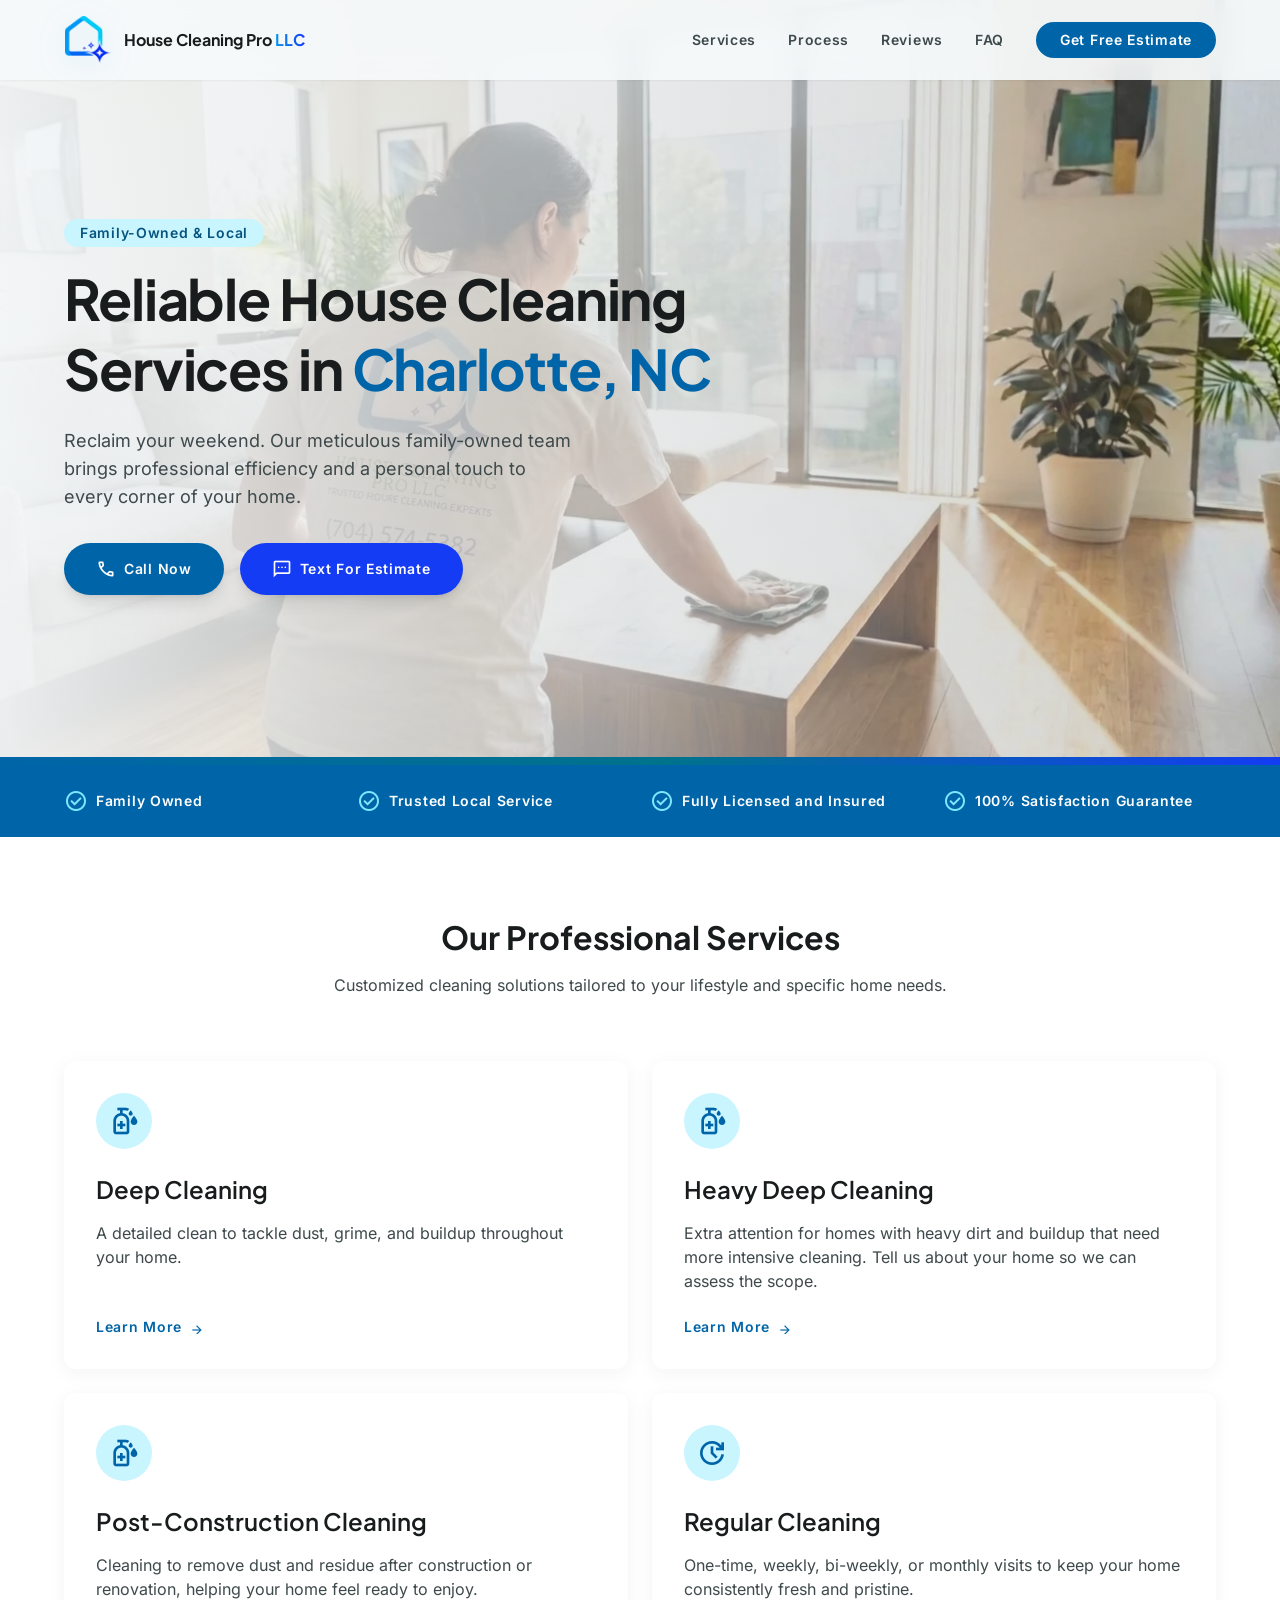
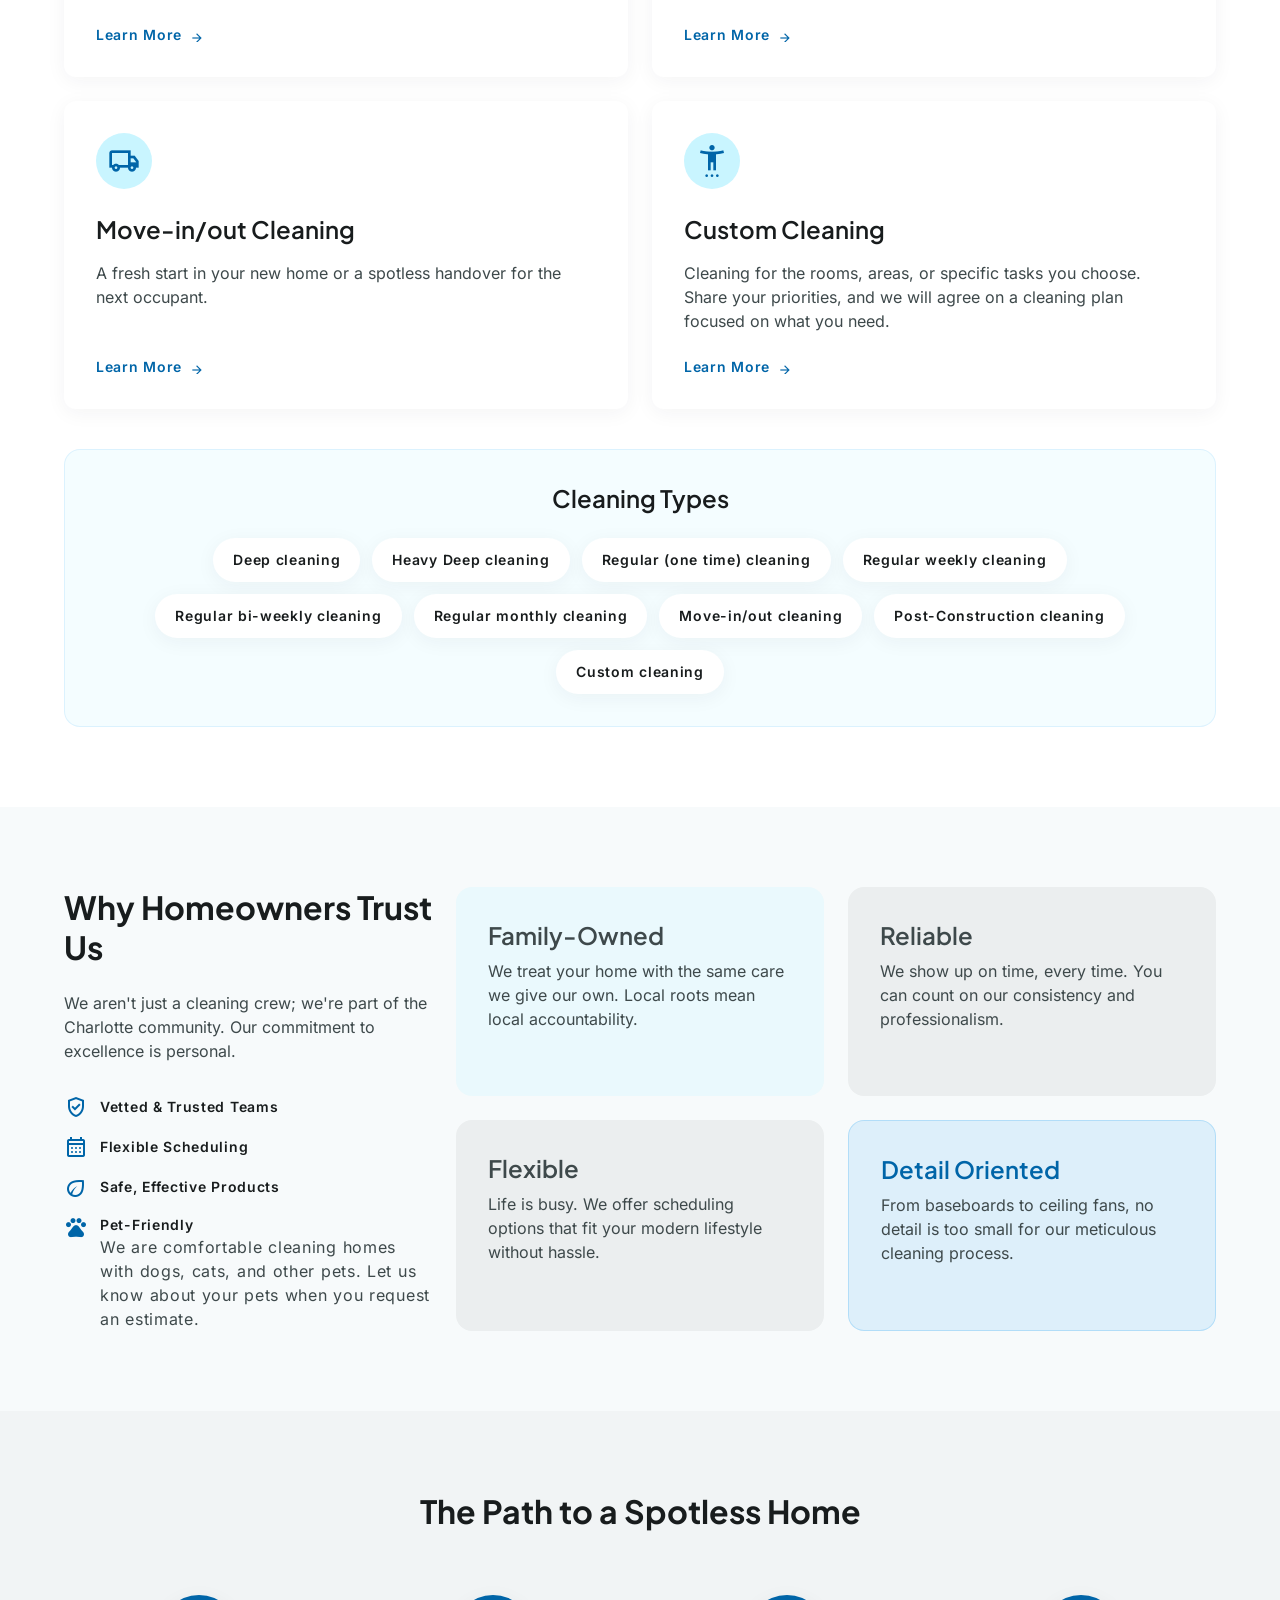
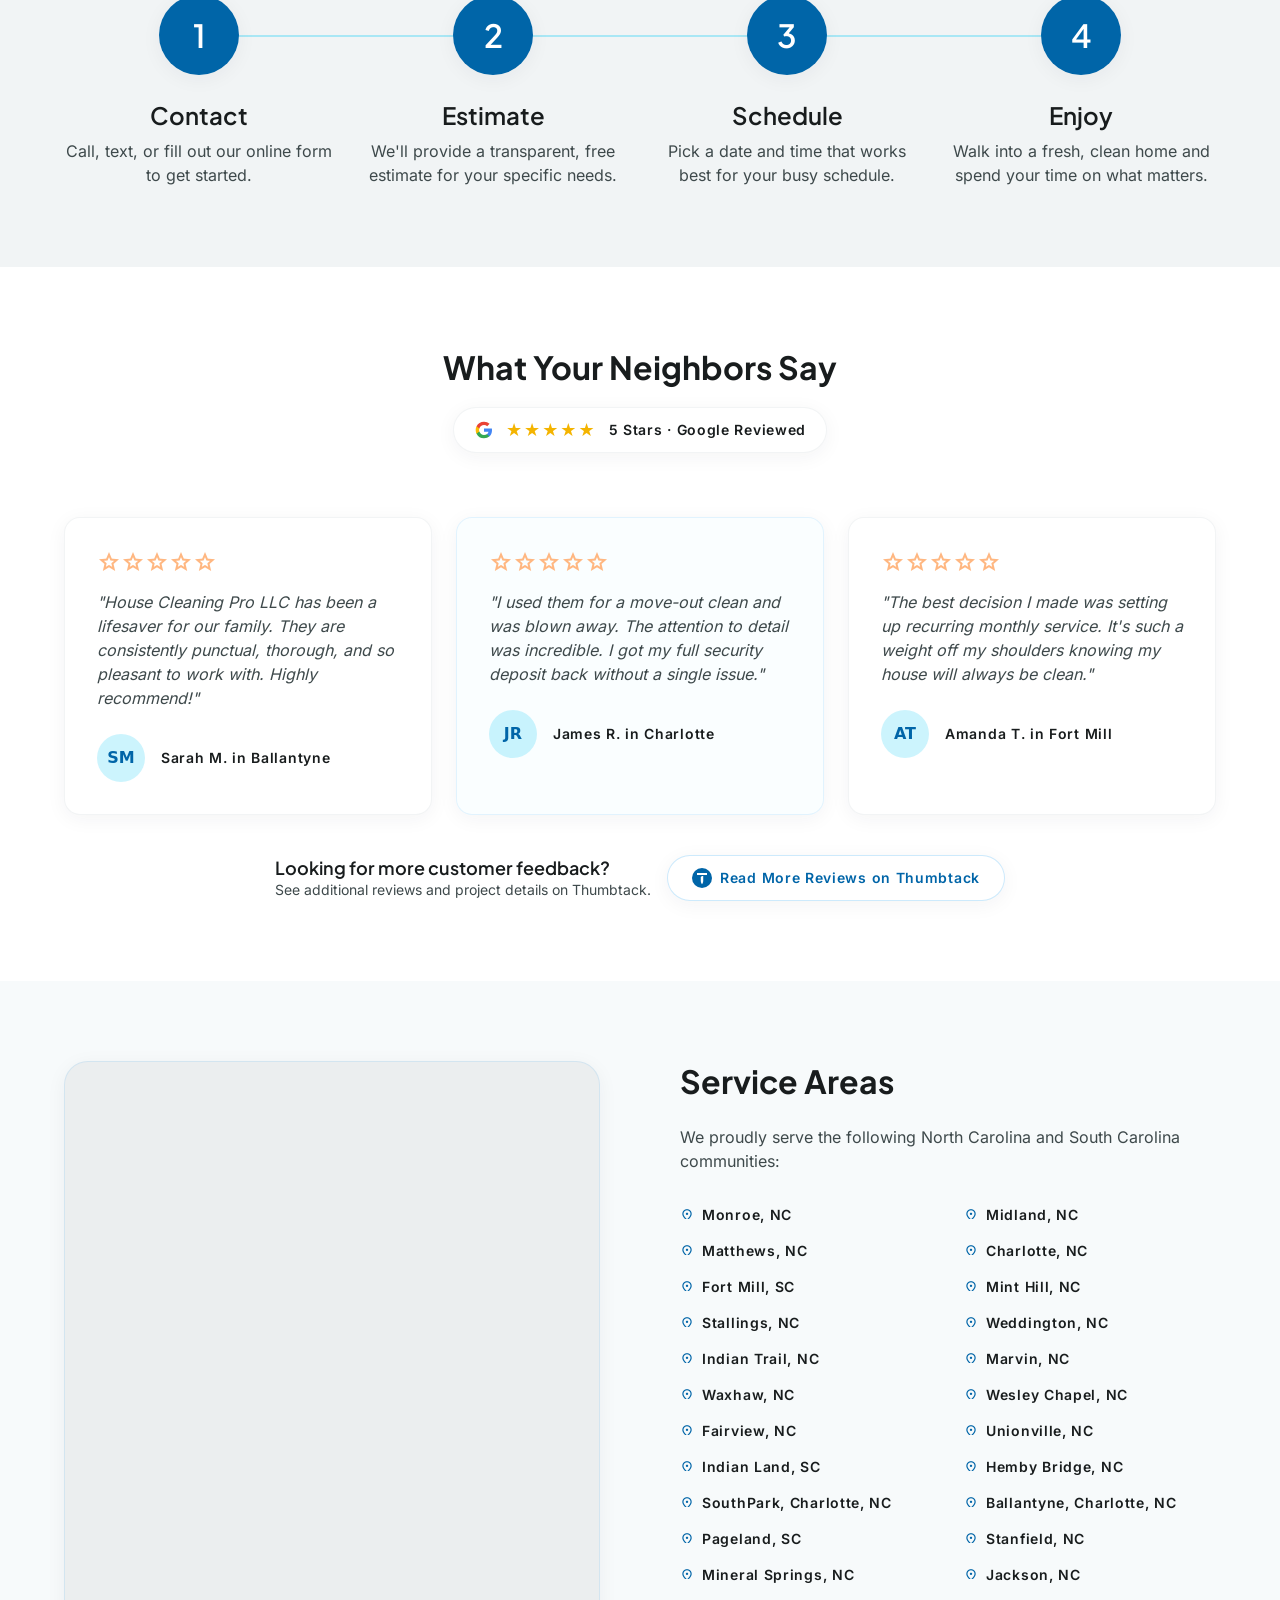
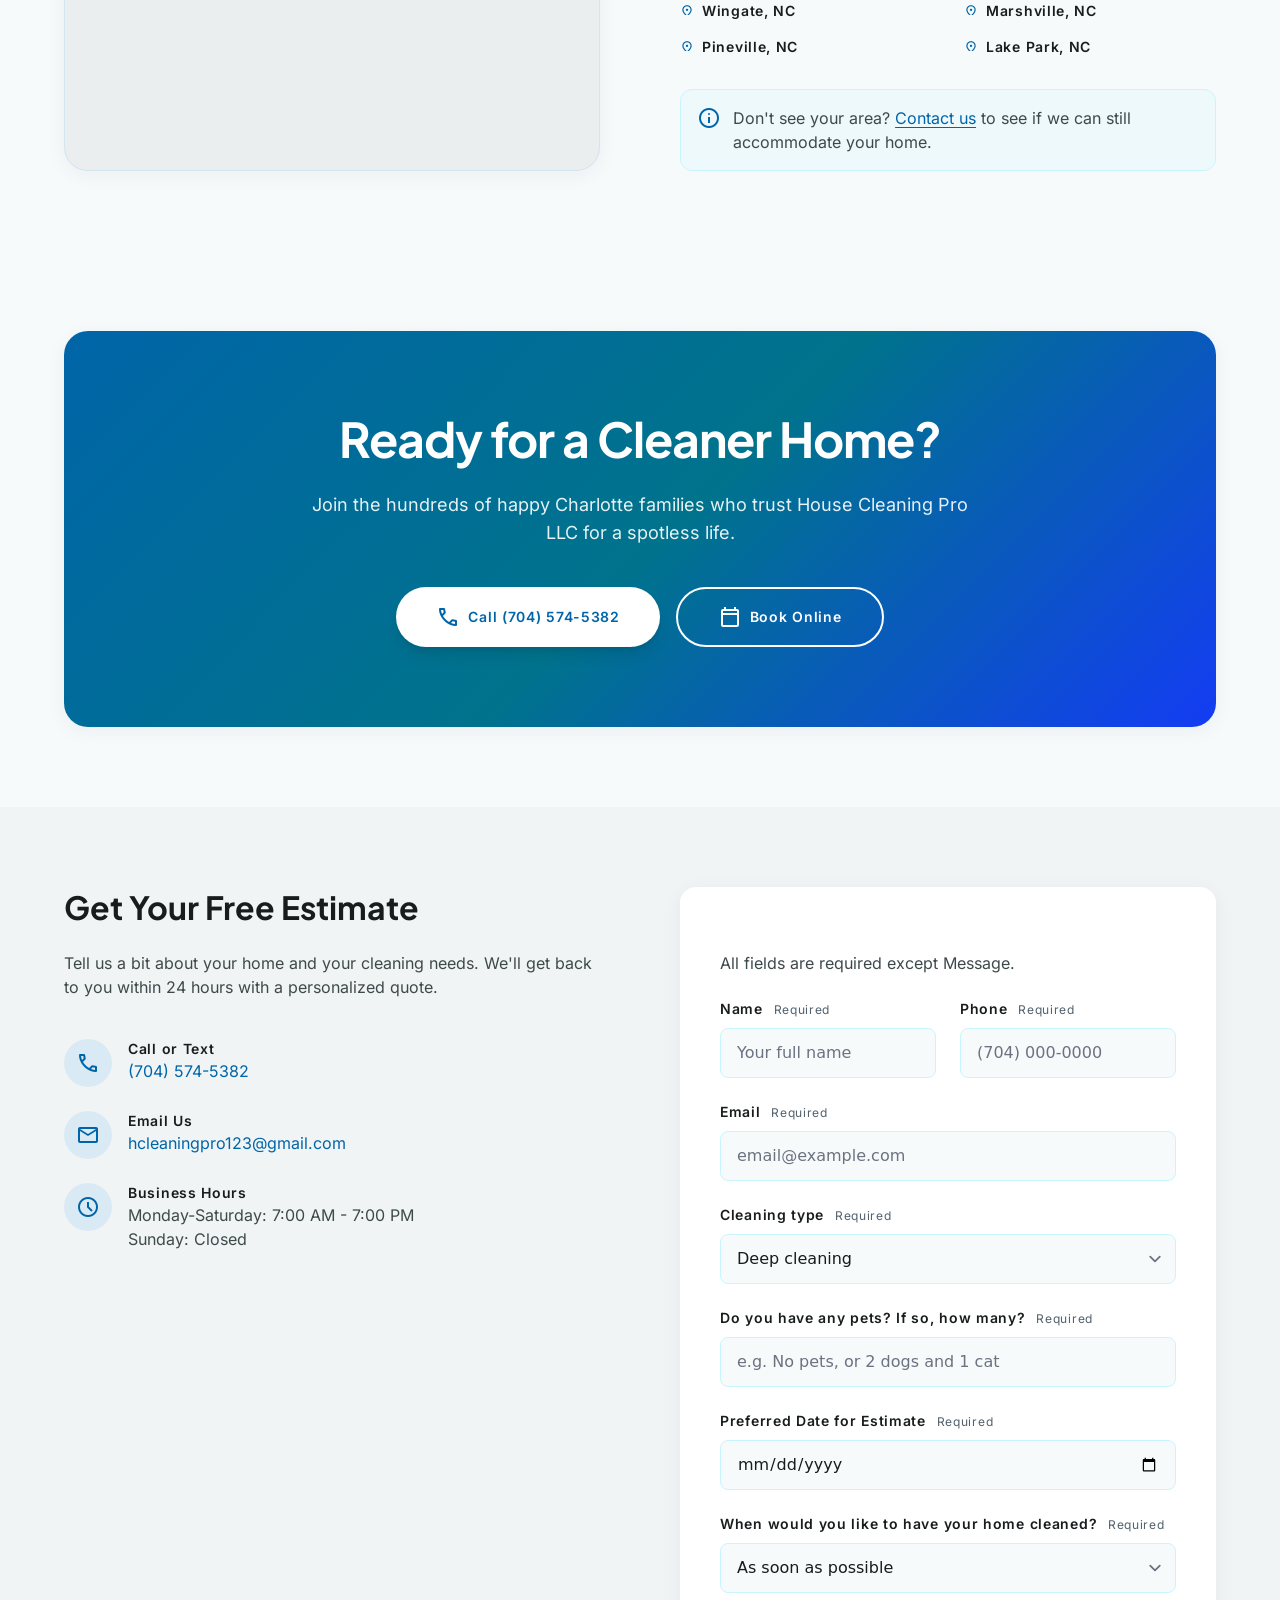
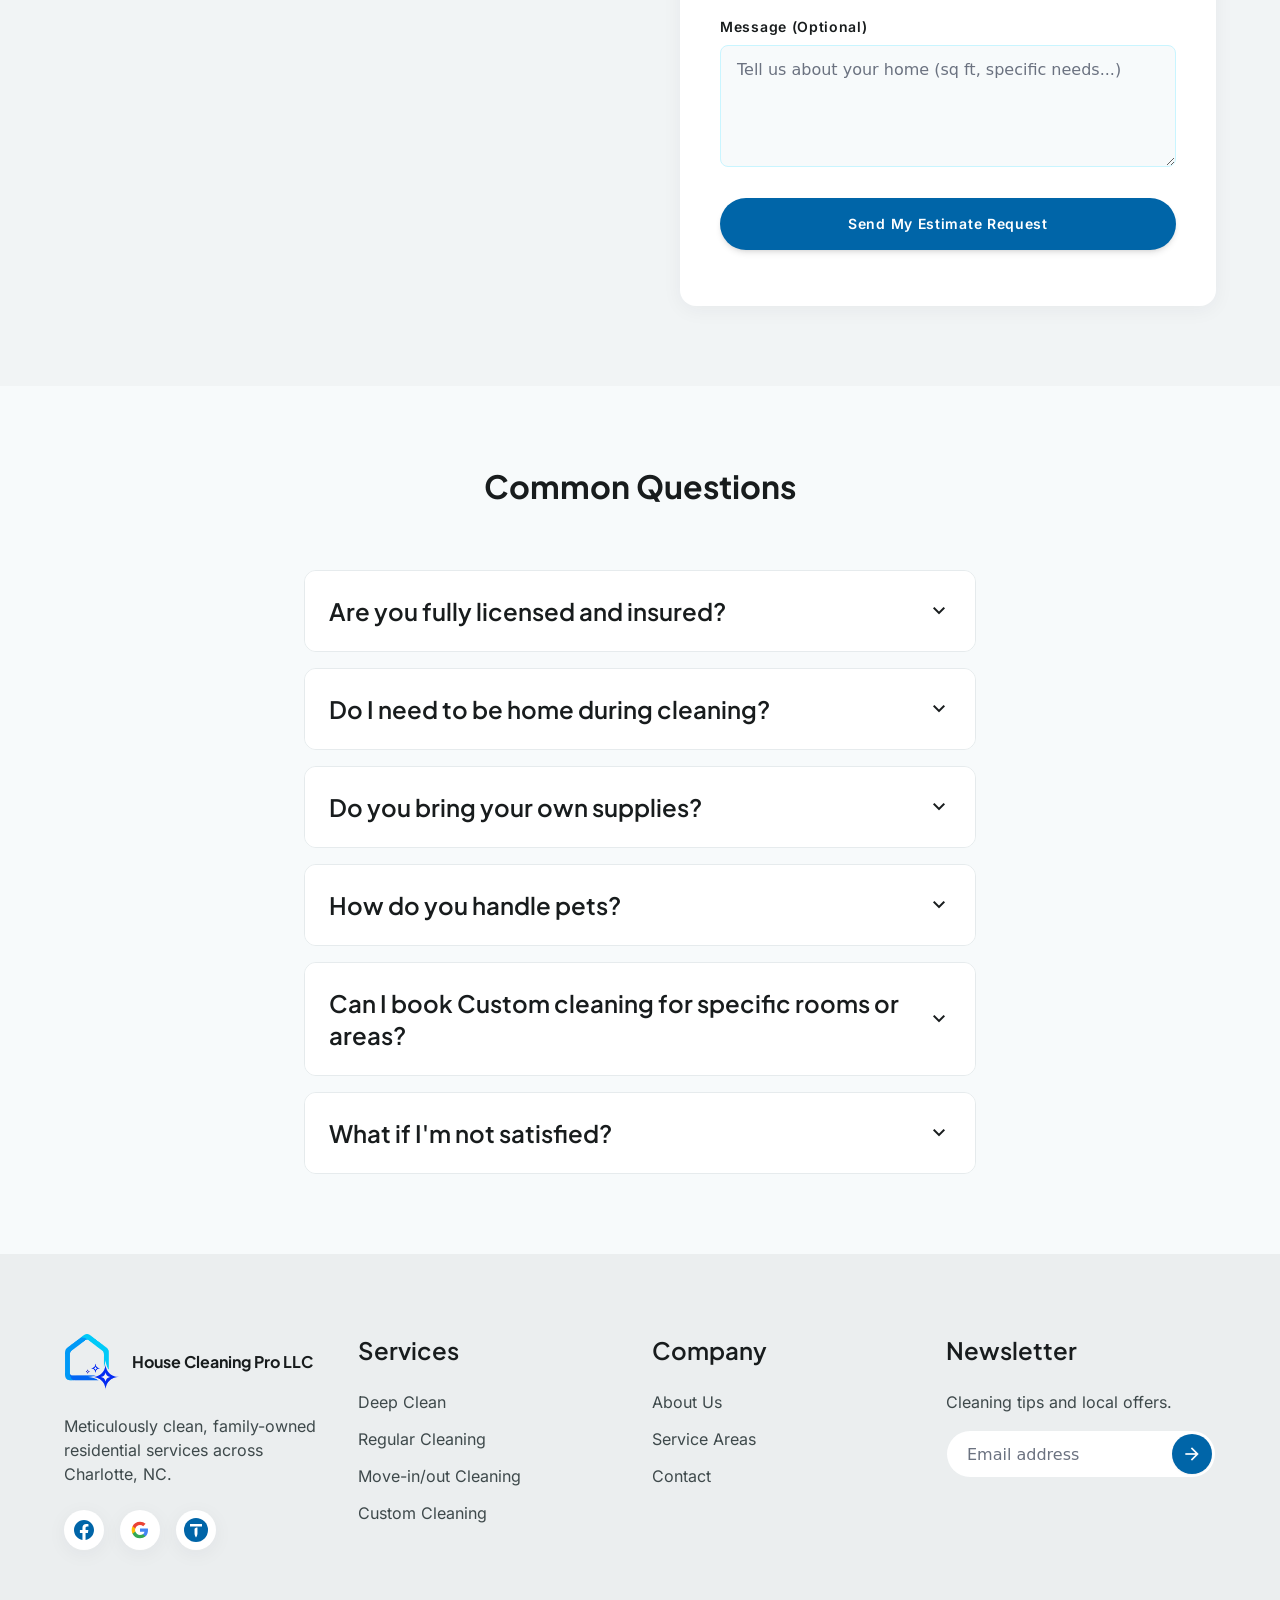
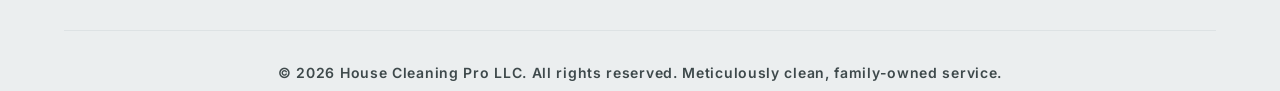
<file: index.html>
<!DOCTYPE html>

<html class="scroll-smooth" lang="en-US"><head>
<!-- Google Tag Manager: load after page resources, during idle time. -->
<script>
(function (w, d) {
  w.dataLayer = w.dataLayer || [];
  w.dataLayer.push({ 'gtm.start': Date.now(), event: 'gtm.js' });
  var started = false;
  function loadTagManager() {
    if (started) return;
    started = true;
    var script = d.createElement('script');
    script.async = true;
    script.src = 'https://www.googletagmanager.com/gtm.js?id=GTM-PZ7J7HFN';
    d.head.appendChild(script);
  }
  function scheduleTagManager() {
    if ('requestIdleCallback' in w) {
      w.requestIdleCallback(loadTagManager, { timeout: 2000 });
    } else {
      w.setTimeout(loadTagManager, 0);
    }
  }
  if (d.readyState === 'complete') {
    scheduleTagManager();
  } else {
    w.addEventListener('load', scheduleTagManager, { once: true });
  }
})(window, document);
</script>
<!-- End Google Tag Manager -->
<meta charset="utf-8"/>
<meta content="width=device-width, initial-scale=1.0" name="viewport"/>
<title>House Cleaning Services in Charlotte, NC | House Cleaning Pro LLC</title>
<meta content="Professional house cleaning in Charlotte, Monroe, Waxhaw, Fort Mill and nearby areas. Deep, heavy deep, regular, move-in/out, post-construction and custom cleaning. Get a free estimate." name="description"/>
<meta content="index, follow, max-image-preview:large, max-snippet:-1, max-video-preview:-1" name="robots"/>
<meta content="House Cleaning Pro LLC" name="author"/>
<meta content="#0797ee" name="theme-color"/>
<link href="https://cleaningproclt.com/" rel="canonical"/>
<link href="assets/logo.png" rel="icon" type="image/png"/>
<link href="assets/logo.png" rel="apple-touch-icon"/>
<link href="assets/cleaning-service.webp" rel="preload" as="image" type="image/webp" fetchpriority="high"/>
<link rel="preload" href="/assets/fonts/inter-400-latin.woff2" as="font" type="font/woff2" crossorigin/>
<link rel="preload" href="/assets/fonts/inter-600-latin.woff2" as="font" type="font/woff2" crossorigin/>
<link rel="preload" href="/assets/fonts/plus-jakarta-sans-700-latin.woff2" as="font" type="font/woff2" crossorigin/>
<link rel="preload" href="/assets/fonts/material-symbols-outlined-400.woff2" as="font" type="font/woff2" crossorigin/>
<meta content="website" property="og:type"/>
<meta content="en_US" property="og:locale"/>
<meta content="House Cleaning Pro LLC" property="og:site_name"/>
<meta content="House Cleaning Services in Charlotte, NC | House Cleaning Pro LLC" property="og:title"/>
<meta content="Family-owned professional cleaning for Charlotte, Monroe, Waxhaw, Fort Mill and surrounding communities." property="og:description"/>
<meta content="https://cleaningproclt.com/" property="og:url"/>
<meta content="https://cleaningproclt.com/assets/og-image.jpg" property="og:image"/>
<meta content="image/jpeg" property="og:image:type"/>
<meta content="1200" property="og:image:width"/>
<meta content="630" property="og:image:height"/>
<meta content="House Cleaning Pro LLC professional house cleaning in Charlotte, NC and surrounding areas" property="og:image:alt"/>
<meta content="summary_large_image" name="twitter:card"/>
<meta content="House Cleaning Services in Charlotte, NC | House Cleaning Pro LLC" name="twitter:title"/>
<meta content="Family-owned professional cleaning across the greater Charlotte area." name="twitter:description"/>
<meta content="https://cleaningproclt.com/assets/og-image.jpg" name="twitter:image"/>
<meta content="House Cleaning Pro LLC professional house cleaning in Charlotte, NC and surrounding areas" name="twitter:image:alt"/>
<!-- Generated from assets CSS; run python scripts/inline-styles.py after CSS edits. -->
<!-- BEGIN GENERATED STYLES -->
<style>
@font-face{font-family:'Inter';font-style:normal;font-weight:400;font-display:optional;src:url('/assets/fonts/inter-400-latin.woff2') format('woff2')}
@font-face{font-family:'Inter';font-style:normal;font-weight:500;font-display:optional;src:url('/assets/fonts/inter-500-latin.woff2') format('woff2')}
@font-face{font-family:'Inter';font-style:normal;font-weight:600;font-display:optional;src:url('/assets/fonts/inter-600-latin.woff2') format('woff2')}
@font-face{font-family:'Plus Jakarta Sans';font-style:normal;font-weight:600;font-display:optional;src:url('/assets/fonts/plus-jakarta-sans-600-latin.woff2') format('woff2')}
@font-face{font-family:'Plus Jakarta Sans';font-style:normal;font-weight:700;font-display:optional;src:url('/assets/fonts/plus-jakarta-sans-700-latin.woff2') format('woff2')}
@font-face{font-family:'Plus Jakarta Sans';font-style:normal;font-weight:800;font-display:optional;src:url('/assets/fonts/plus-jakarta-sans-800-latin.woff2') format('woff2')}
@font-face{font-family:'Material Symbols Outlined';font-style:normal;font-weight:400;font-display:block;src:url('/assets/fonts/material-symbols-outlined-400.woff2') format('woff2')}
.material-symbols-outlined{font-family:'Material Symbols Outlined';font-weight:normal;font-style:normal;font-size:24px;line-height:1;letter-spacing:normal;text-transform:none;display:inline-block;white-space:nowrap;word-wrap:normal;direction:ltr;-webkit-font-feature-settings:'liga';font-feature-settings:'liga'}

.material-symbols-outlined{width:1em;height:1em;overflow:hidden;flex-shrink:0;vertical-align:middle}

.material-symbols-outlined { font-variation-settings: "FILL" 0, "wght" 400, "GRAD" 0, "opsz" 24; }
.ambient-shadow { box-shadow: rgba(35, 49, 61, 0.05) 0px 4px 20px; }
.ambient-shadow-hover:hover { box-shadow: rgba(35, 49, 61, 0.1) 0px 10px 30px; }
.glass-nav { backdrop-filter: blur(12px); }
.brand-gradient { background-image: linear-gradient(135deg, rgb(7, 151, 238) 0%, rgb(0, 200, 244) 52%, rgb(20, 60, 244) 100%); }
.brand-text { background: linear-gradient(90deg, rgb(7, 151, 238), rgb(20, 60, 244)) text; color: transparent; }
.logo-mark { filter: drop-shadow(rgba(7, 151, 238, 0.18) 0px 6px 14px); }
*, ::before, ::after { --tw-border-spacing-x: 0; --tw-border-spacing-y: 0; --tw-translate-x: 0; --tw-translate-y: 0; --tw-rotate: 0; --tw-skew-x: 0; --tw-skew-y: 0; --tw-scale-x: 1; --tw-scale-y: 1; --tw-pan-x: ; --tw-pan-y: ; --tw-pinch-zoom: ; --tw-scroll-snap-strictness: proximity; --tw-gradient-from-position: ; --tw-gradient-via-position: ; --tw-gradient-to-position: ; --tw-ordinal: ; --tw-slashed-zero: ; --tw-numeric-figure: ; --tw-numeric-spacing: ; --tw-numeric-fraction: ; --tw-ring-inset: ; --tw-ring-offset-width: 0px; --tw-ring-offset-color: #fff; --tw-ring-color: rgb(59 130 246 / 0.5); --tw-ring-offset-shadow: 0 0 #0000; --tw-ring-shadow: 0 0 #0000; --tw-shadow: 0 0 #0000; --tw-shadow-colored: 0 0 #0000; --tw-blur: ; --tw-brightness: ; --tw-contrast: ; --tw-grayscale: ; --tw-hue-rotate: ; --tw-invert: ; --tw-saturate: ; --tw-sepia: ; --tw-drop-shadow: ; --tw-backdrop-blur: ; --tw-backdrop-brightness: ; --tw-backdrop-contrast: ; --tw-backdrop-grayscale: ; --tw-backdrop-hue-rotate: ; --tw-backdrop-invert: ; --tw-backdrop-opacity: ; --tw-backdrop-saturate: ; --tw-backdrop-sepia: ; --tw-contain-size: ; --tw-contain-layout: ; --tw-contain-paint: ; --tw-contain-style: ; }
::backdrop { --tw-border-spacing-x: 0; --tw-border-spacing-y: 0; --tw-translate-x: 0; --tw-translate-y: 0; --tw-rotate: 0; --tw-skew-x: 0; --tw-skew-y: 0; --tw-scale-x: 1; --tw-scale-y: 1; --tw-pan-x: ; --tw-pan-y: ; --tw-pinch-zoom: ; --tw-scroll-snap-strictness: proximity; --tw-gradient-from-position: ; --tw-gradient-via-position: ; --tw-gradient-to-position: ; --tw-ordinal: ; --tw-slashed-zero: ; --tw-numeric-figure: ; --tw-numeric-spacing: ; --tw-numeric-fraction: ; --tw-ring-inset: ; --tw-ring-offset-width: 0px; --tw-ring-offset-color: #fff; --tw-ring-color: rgb(59 130 246 / 0.5); --tw-ring-offset-shadow: 0 0 #0000; --tw-ring-shadow: 0 0 #0000; --tw-shadow: 0 0 #0000; --tw-shadow-colored: 0 0 #0000; --tw-blur: ; --tw-brightness: ; --tw-contrast: ; --tw-grayscale: ; --tw-hue-rotate: ; --tw-invert: ; --tw-saturate: ; --tw-sepia: ; --tw-drop-shadow: ; --tw-backdrop-blur: ; --tw-backdrop-brightness: ; --tw-backdrop-contrast: ; --tw-backdrop-grayscale: ; --tw-backdrop-hue-rotate: ; --tw-backdrop-invert: ; --tw-backdrop-opacity: ; --tw-backdrop-saturate: ; --tw-backdrop-sepia: ; --tw-contain-size: ; --tw-contain-layout: ; --tw-contain-paint: ; --tw-contain-style: ; }
*, ::after, ::before { box-sizing: border-box; border-width: 0px; border-style: solid; border-color: rgb(229, 231, 235); }
::after, ::before { --tw-content: ''; }
:host, html { line-height: 1.5; text-size-adjust: 100%; tab-size: 4; font-family: ui-sans-serif, system-ui, sans-serif, "Apple Color Emoji", "Segoe UI Emoji", "Segoe UI Symbol", "Noto Color Emoji"; font-feature-settings: normal; font-variation-settings: normal; -webkit-tap-highlight-color: transparent; }
body { margin: 0px; line-height: inherit; }
hr { height: 0px; color: inherit; border-top-width: 1px; }
abbr:where([title]) { text-decoration: underline dotted; }
h1, h2, h3, h4, h5, h6 { font-size: inherit; font-weight: inherit; }
a { color: inherit; text-decoration: inherit; }
b, strong { font-weight: bolder; }
code, kbd, pre, samp { font-family: ui-monospace, SFMono-Regular, Menlo, Monaco, Consolas, "Liberation Mono", "Courier New", monospace; font-feature-settings: normal; font-variation-settings: normal; font-size: 1em; }
small { font-size: 80%; }
sub, sup { font-size: 75%; line-height: 0; position: relative; vertical-align: baseline; }
sub { bottom: -0.25em; }
sup { top: -0.5em; }
table { text-indent: 0px; border-color: inherit; border-collapse: collapse; }
button, input, optgroup, select, textarea { font-family: inherit; font-feature-settings: inherit; font-variation-settings: inherit; font-size: 100%; font-weight: inherit; line-height: inherit; letter-spacing: inherit; color: inherit; margin: 0px; padding: 0px; }
button, select { text-transform: none; }
button, input:where([type="button"]), input:where([type="reset"]), input:where([type="submit"]) { appearance: button; background-color: transparent; background-image: none; }
progress { vertical-align: baseline; }
::-webkit-inner-spin-button, ::-webkit-outer-spin-button { height: auto; }
[type="search"] { appearance: textfield; outline-offset: -2px; }
::-webkit-search-decoration { appearance: none; }
::-webkit-file-upload-button { appearance: button; font: inherit; }
summary { display: list-item; }
blockquote, dd, dl, figure, h1, h2, h3, h4, h5, h6, hr, p, pre { margin: 0px; }
fieldset { margin: 0px; padding: 0px; }
legend { padding: 0px; }
menu, ol, ul { list-style: none; margin: 0px; padding: 0px; }
dialog { padding: 0px; }
textarea { resize: vertical; }
input::placeholder, textarea::placeholder { opacity: 1; color: rgb(156, 163, 175); }
[role="button"], button { cursor: pointer; }
:disabled { cursor: default; }
audio, canvas, embed, iframe, img, object, svg, video { display: block; vertical-align: middle; }
img, video { max-width: 100%; height: auto; }
[hidden]:where(:not([hidden="until-found"])) { display: none; }
[type="text"], input:where(:not([type])), [type="email"], [type="url"], [type="password"], [type="number"], [type="date"], [type="datetime-local"], [type="month"], [type="search"], [type="tel"], [type="time"], [type="week"], [multiple], textarea, select { appearance: none; background-color: rgb(255, 255, 255); border-color: rgb(107, 114, 128); border-width: 1px; border-radius: 0px; padding: 0.5rem 0.75rem; font-size: 1rem; line-height: 1.5rem; --tw-shadow: 0 0 #0000; }
[type="text"]:focus, input:where(:not([type])):focus, [type="email"]:focus, [type="url"]:focus, [type="password"]:focus, [type="number"]:focus, [type="date"]:focus, [type="datetime-local"]:focus, [type="month"]:focus, [type="search"]:focus, [type="tel"]:focus, [type="time"]:focus, [type="week"]:focus, [multiple]:focus, textarea:focus, select:focus { outline: transparent solid 2px; outline-offset: 2px; --tw-ring-inset: var(--tw-empty,/*!*/ /*!*/); --tw-ring-offset-width: 0px; --tw-ring-offset-color: #fff; --tw-ring-color: #2563eb; --tw-ring-offset-shadow: var(--tw-ring-inset) 0 0 0 var(--tw-ring-offset-width) var(--tw-ring-offset-color); --tw-ring-shadow: var(--tw-ring-inset) 0 0 0 calc(1px + var(--tw-ring-offset-width)) var(--tw-ring-color); box-shadow: var(--tw-ring-offset-shadow), var(--tw-ring-shadow), var(--tw-shadow); border-color: rgb(37, 99, 235); }
input::placeholder, textarea::placeholder { color: rgb(107, 114, 128); opacity: 1; }
::-webkit-datetime-edit-fields-wrapper { padding: 0px; }
::-webkit-date-and-time-value { min-height: 1.5em; text-align: inherit; }
::-webkit-datetime-edit { display: inline-flex; }
::-webkit-datetime-edit, ::-webkit-datetime-edit-year-field, ::-webkit-datetime-edit-month-field, ::-webkit-datetime-edit-day-field, ::-webkit-datetime-edit-hour-field, ::-webkit-datetime-edit-minute-field, ::-webkit-datetime-edit-second-field, ::-webkit-datetime-edit-millisecond-field, ::-webkit-datetime-edit-meridiem-field { padding-top: 0px; padding-bottom: 0px; }
select { background-image: url("data:image/svg+xml,%3csvg xmlns='http://www.w3.org/2000/svg' fill='none' viewBox='0 0 20 20'%3e%3cpath stroke='%236b7280' stroke-linecap='round' stroke-linejoin='round' stroke-width='1.5' d='M6 8l4 4 4-4'/%3e%3c/svg%3e"); background-position: right 0.5rem center; background-repeat: no-repeat; background-size: 1.5em 1.5em; padding-right: 2.5rem; print-color-adjust: exact; }
[multiple], [size]:where(select:not([size="1"])) { background-image: initial; background-position: initial; background-repeat: unset; background-size: initial; padding-right: 0.75rem; print-color-adjust: unset; }
[type="checkbox"], [type="radio"] { appearance: none; padding: 0px; print-color-adjust: exact; display: inline-block; vertical-align: middle; background-origin: border-box; user-select: none; flex-shrink: 0; height: 1rem; width: 1rem; color: rgb(37, 99, 235); background-color: rgb(255, 255, 255); border-color: rgb(107, 114, 128); border-width: 1px; --tw-shadow: 0 0 #0000; }
[type="checkbox"] { border-radius: 0px; }
[type="radio"] { border-radius: 100%; }
[type="checkbox"]:focus, [type="radio"]:focus { outline: transparent solid 2px; outline-offset: 2px; --tw-ring-inset: var(--tw-empty,/*!*/ /*!*/); --tw-ring-offset-width: 2px; --tw-ring-offset-color: #fff; --tw-ring-color: #2563eb; --tw-ring-offset-shadow: var(--tw-ring-inset) 0 0 0 var(--tw-ring-offset-width) var(--tw-ring-offset-color); --tw-ring-shadow: var(--tw-ring-inset) 0 0 0 calc(2px + var(--tw-ring-offset-width)) var(--tw-ring-color); box-shadow: var(--tw-ring-offset-shadow), var(--tw-ring-shadow), var(--tw-shadow); }
[type="checkbox"]:checked, [type="radio"]:checked { border-color: transparent; background-color: currentcolor; background-size: 100% 100%; background-position: center center; background-repeat: no-repeat; }
[type="checkbox"]:checked { background-image: url("data:image/svg+xml,%3csvg viewBox='0 0 16 16' fill='white' xmlns='http://www.w3.org/2000/svg'%3e%3cpath d='M12.207 4.793a1 1 0 010 1.414l-5 5a1 1 0 01-1.414 0l-2-2a1 1 0 011.414-1.414L6.5 9.086l4.293-4.293a1 1 0 011.414 0z'/%3e%3c/svg%3e"); }
@media (forced-colors: active) {
  [type="checkbox"]:checked { appearance: auto; }
}
[type="radio"]:checked { background-image: url("data:image/svg+xml,%3csvg viewBox='0 0 16 16' fill='white' xmlns='http://www.w3.org/2000/svg'%3e%3ccircle cx='8' cy='8' r='3'/%3e%3c/svg%3e"); }
@media (forced-colors: active) {
  [type="radio"]:checked { appearance: auto; }
}
[type="checkbox"]:checked:hover, [type="checkbox"]:checked:focus, [type="radio"]:checked:hover, [type="radio"]:checked:focus { border-color: transparent; background-color: currentcolor; }
[type="checkbox"]:indeterminate { background-image: url("data:image/svg+xml,%3csvg xmlns='http://www.w3.org/2000/svg' fill='none' viewBox='0 0 16 16'%3e%3cpath stroke='white' stroke-linecap='round' stroke-linejoin='round' stroke-width='2' d='M4 8h8'/%3e%3c/svg%3e"); border-color: transparent; background-color: currentcolor; background-size: 100% 100%; background-position: center center; background-repeat: no-repeat; }
@media (forced-colors: active) {
  [type="checkbox"]:indeterminate { appearance: auto; }
}
[type="checkbox"]:indeterminate:hover, [type="checkbox"]:indeterminate:focus { border-color: transparent; background-color: currentcolor; }
[type="file"] { background: unset; border-color: inherit; border-width: 0px; border-radius: 0px; padding: 0px; font-size: unset; line-height: inherit; }
[type="file"]:focus { outline: -webkit-focus-ring-color auto 1px; }
.sr-only { position: absolute; width: 1px; height: 1px; padding: 0px; margin: -1px; overflow: hidden; clip: rect(0px, 0px, 0px, 0px); white-space: nowrap; border-width: 0px; }
.fixed { position: fixed; }
.absolute { position: absolute; }
.relative { position: relative; }
.inset-0 { inset: 0px; }
.inset-x-0 { left: 0px; right: 0px; }
.bottom-0 { bottom: 0px; }
.left-\[10\%\] { left: 10%; }
.right-\[10\%\] { right: 10%; }
.top-0 { top: 0px; }
.top-10 { top: 2.5rem; }
.right-1 { right: 0.25rem; }
.top-1 { top: 0.25rem; }
.z-0 { z-index: 0; }
.z-10 { z-index: 10; }
.z-50 { z-index: 50; }
.mx-auto { margin-left: auto; margin-right: auto; }
.mb-16 { margin-bottom: 4rem; }
.mb-2 { margin-bottom: 0.5rem; }
.mb-4 { margin-bottom: 1rem; }
.mb-5 { margin-bottom: 1.25rem; }
.mb-6 { margin-bottom: 1.5rem; }
.mb-8 { margin-bottom: 2rem; }
.mt-10 { margin-top: 2.5rem; }
.mb-10 { margin-bottom: 2.5rem; }
.mb-xl { margin-bottom: 80px; }
.mt-8 { margin-top: 2rem; }
.block { display: block; }
.inline-block { display: inline-block; }
.flex { display: flex; }
.inline-flex { display: inline-flex; }
.grid { display: grid; }
.hidden { display: none; }
.h-12 { height: 3rem; }
.h-14 { height: 3.5rem; }
.h-2 { height: 0.5rem; }
.h-20 { height: 5rem; }
.h-5 { height: 1.25rem; }
.h-\[2px\] { height: 2px; }
.h-\[400px\] { height: 400px; }
.h-full { height: 100%; }
.h-10 { height: 2.5rem; }
.h-16 { height: 4rem; }
.h-6 { height: 1.5rem; }
.min-h-\[85vh\] { min-height: 85vh; }
.w-12 { width: 3rem; }
.w-14 { width: 3.5rem; }
.w-20 { width: 5rem; }
.w-5 { width: 1.25rem; }
.w-full { width: 100%; }
.w-10 { width: 2.5rem; }
.w-6 { width: 1.5rem; }
.min-w-0 { min-width: 0px; }
.max-w-2xl { max-width: 42rem; }
.max-w-\[1280px\] { max-width: 1280px; }
.max-w-lg { max-width: 32rem; }
.max-w-\[320px\] { max-width: 320px; }
.max-w-\[800px\] { max-width: 800px; }
.shrink-0 { flex-shrink: 0; }
.flex-grow { flex-grow: 1; }
.grid-cols-1 { grid-template-columns: repeat(1, minmax(0px, 1fr)); }
.grid-cols-2 { grid-template-columns: repeat(2, minmax(0px, 1fr)); }
.flex-col { flex-direction: column; }
.flex-wrap { flex-wrap: wrap; }
.items-start { align-items: flex-start; }
.items-center { align-items: center; }
.justify-center { justify-content: center; }
.justify-between { justify-content: space-between; }
.justify-around { justify-content: space-around; }
.gap-2 { gap: 0.5rem; }
.gap-3 { gap: 0.75rem; }
.gap-4 { gap: 1rem; }
.gap-5 { gap: 1.25rem; }
.gap-6 { gap: 1.5rem; }
.gap-gutter { gap: 24px; }
.gap-xl { gap: 80px; }
.gap-x-8 { column-gap: 2rem; }
.gap-y-4 { row-gap: 1rem; }
.space-y-4 > :not([hidden]) ~ :not([hidden]) { --tw-space-y-reverse: 0; margin-top: calc(1rem * calc(1 - var(--tw-space-y-reverse))); margin-bottom: calc(1rem * var(--tw-space-y-reverse)); }
.space-y-3 > :not([hidden]) ~ :not([hidden]) { --tw-space-y-reverse: 0; margin-top: calc(0.75rem * calc(1 - var(--tw-space-y-reverse))); margin-bottom: calc(0.75rem * var(--tw-space-y-reverse)); }
.space-y-6 > :not([hidden]) ~ :not([hidden]) { --tw-space-y-reverse: 0; margin-top: calc(1.5rem * calc(1 - var(--tw-space-y-reverse))); margin-bottom: calc(1.5rem * var(--tw-space-y-reverse)); }
.overflow-hidden { overflow: hidden; }
.overflow-x-hidden { overflow-x: hidden; }
.scroll-smooth { scroll-behavior: smooth; }
.whitespace-nowrap { white-space: nowrap; }
.break-words { overflow-wrap: break-word; }
.rounded-2xl { border-radius: 1rem; }
.rounded-3xl { border-radius: 1.5rem; }
.rounded-full { border-radius: 9999px; }
.rounded-xl { border-radius: 0.75rem; }
.rounded-lg { border-radius: 0.5rem; }
.border { border-width: 1px; }
.border-0 { border-width: 0px; }
.border-2 { border-width: 2px; }
.border-t { border-top-width: 1px; }
.border-outline-variant\/20 { border-color: rgba(190, 200, 203, 0.2); }
.border-primary\/10 { border-color: rgba(7, 151, 238, 0.1); }
.border-primary\/20 { border-color: rgba(7, 151, 238, 0.2); }
.border-outline-variant\/30 { border-color: rgba(190, 200, 203, 0.3); }
.border-secondary-container { --tw-border-opacity: 1; border-color: rgb(201 245 255 / var(--tw-border-opacity, 1)); }
.border-white { --tw-border-opacity: 1; border-color: rgb(255 255 255 / var(--tw-border-opacity, 1)); }
.bg-primary { --tw-bg-opacity: 1; background-color: rgb(0 101 168 / var(--tw-bg-opacity, 1)); }
.bg-primary-container\/20 { background-color: rgba(0, 200, 244, 0.2); }
.bg-primary-container\/30 { background-color: rgba(0, 200, 244, 0.3); }
.bg-primary\/10 { background-color: rgba(7, 151, 238, 0.1); }
.bg-secondary { --tw-bg-opacity: 1; background-color: rgb(20 60 244 / var(--tw-bg-opacity, 1)); }
.bg-secondary-container { --tw-bg-opacity: 1; background-color: rgb(201 245 255 / var(--tw-bg-opacity, 1)); }
.bg-secondary-container\/10 { background-color: rgba(201, 245, 255, 0.1); }
.bg-secondary-container\/20 { background-color: rgba(201, 245, 255, 0.2); }
.bg-secondary-container\/30 { background-color: rgba(201, 245, 255, 0.3); }
.bg-surface { --tw-bg-opacity: 1; background-color: rgb(247 250 251 / var(--tw-bg-opacity, 1)); }
.bg-surface-container { --tw-bg-opacity: 1; background-color: rgb(235 238 239 / var(--tw-bg-opacity, 1)); }
.bg-surface-container-low { --tw-bg-opacity: 1; background-color: rgb(241 244 245 / var(--tw-bg-opacity, 1)); }
.bg-surface-container-lowest { --tw-bg-opacity: 1; background-color: rgb(255 255 255 / var(--tw-bg-opacity, 1)); }
.bg-surface\/90 { background-color: rgba(247, 250, 251, 0.9); }
.bg-white { --tw-bg-opacity: 1; background-color: rgb(255 255 255 / var(--tw-bg-opacity, 1)); }
.bg-transparent { background-color: transparent; }
.bg-gradient-to-r { background-image: linear-gradient(to right, var(--tw-gradient-stops)); }
.from-surface\/95 { --tw-gradient-from: rgb(247 250 251 / 0.95) var(--tw-gradient-from-position); --tw-gradient-to: rgb(247 250 251 / 0) var(--tw-gradient-to-position); --tw-gradient-stops: var(--tw-gradient-from), var(--tw-gradient-to); }
.via-surface\/60 { --tw-gradient-to: rgb(247 250 251 / 0)  var(--tw-gradient-to-position); --tw-gradient-stops: var(--tw-gradient-from), rgb(247 250 251 / 0.6) var(--tw-gradient-via-position), var(--tw-gradient-to); }
.to-transparent { --tw-gradient-to: transparent var(--tw-gradient-to-position); }
.fill-current { fill: currentcolor; }
.object-contain { object-fit: contain; }
.object-cover { object-fit: cover; }
.object-center { object-position: center center; }
.p-6 { padding: 1.5rem; }
.p-8 { padding: 2rem; }
.p-12 { padding: 3rem; }
.p-4 { padding: 1rem; }
.px-4 { padding-left: 1rem; padding-right: 1rem; }
.px-5 { padding-left: 1.25rem; padding-right: 1.25rem; }
.px-6 { padding-left: 1.5rem; padding-right: 1.5rem; }
.px-8 { padding-left: 2rem; padding-right: 2rem; }
.px-margin-mobile { padding-left: 16px; padding-right: 16px; }
.py-1 { padding-top: 0.25rem; padding-bottom: 0.25rem; }
.py-2 { padding-top: 0.5rem; padding-bottom: 0.5rem; }
.py-3 { padding-top: 0.75rem; padding-bottom: 0.75rem; }
.py-4 { padding-top: 1rem; padding-bottom: 1rem; }
.py-6 { padding-top: 1.5rem; padding-bottom: 1.5rem; }
.py-xl { padding-top: 80px; padding-bottom: 80px; }
.px-10 { padding-left: 2.5rem; padding-right: 2.5rem; }
.pb-16 { padding-bottom: 4rem; }
.pb-xl { padding-bottom: 80px; }
.pt-32 { padding-top: 8rem; }
.pb-base { padding-bottom: 8px; }
.pl-5 { padding-left: 1.25rem; }
.pr-14 { padding-right: 3.5rem; }
.pt-8 { padding-top: 2rem; }
.pt-xl { padding-top: 80px; }
.text-left { text-align: left; }
.text-center { text-align: center; }
.font-body-lg { font-family: Inter, Arial, sans-serif; }
.font-body-md { font-family: Inter, Arial, sans-serif; }
.font-display-lg { font-family: "Plus Jakarta Sans", Arial, sans-serif; }
.font-headline-lg { font-family: "Plus Jakarta Sans", Arial, sans-serif; }
.font-headline-md { font-family: "Plus Jakarta Sans", Arial, sans-serif; }
.font-label-md { font-family: Inter, Arial, sans-serif; }
.text-\[18px\] { font-size: 18px; }
.text-\[20px\] { font-size: 20px; }
.text-\[32px\] { font-size: 32px; }
.text-\[38px\] { font-size: 38px; }
.text-body-lg { font-size: 18px; line-height: 28px; font-weight: 400; }
.text-body-md { font-size: 16px; line-height: 24px; font-weight: 400; }
.text-headline-lg { font-size: 32px; line-height: 40px; font-weight: 700; }
.text-headline-md { font-size: 24px; line-height: 32px; font-weight: 600; }
.text-label-md { font-size: 14px; line-height: 20px; letter-spacing: 0.05em; font-weight: 600; }
.text-lg { font-size: 1.125rem; line-height: 1.75rem; }
.text-sm { font-size: 0.875rem; line-height: 1.25rem; }
.text-display-lg { font-size: 48px; line-height: 56px; letter-spacing: -0.02em; font-weight: 700; }
.font-bold { font-weight: 700; }
.italic { font-style: italic; }
.leading-6 { line-height: 1.5rem; }
.leading-\[46px\] { line-height: 46px; }
.leading-none { line-height: 1; }
.tracking-\[2px\] { letter-spacing: 2px; }
.text-\[\#f4b400\] { --tw-text-opacity: 1; color: rgb(244 180 0 / var(--tw-text-opacity, 1)); }
.text-on-primary { --tw-text-opacity: 1; color: rgb(255 255 255 / var(--tw-text-opacity, 1)); }
.text-on-secondary { --tw-text-opacity: 1; color: rgb(255 255 255 / var(--tw-text-opacity, 1)); }
.text-on-secondary-container { --tw-text-opacity: 1; color: rgb(7 84 127 / var(--tw-text-opacity, 1)); }
.text-on-surface { --tw-text-opacity: 1; color: rgb(24 28 29 / var(--tw-text-opacity, 1)); }
.text-on-surface-variant { --tw-text-opacity: 1; color: rgb(62 73 75 / var(--tw-text-opacity, 1)); }
.text-primary { --tw-text-opacity: 1; color: rgb(0 101 168 / var(--tw-text-opacity, 1)); }
.text-primary-fixed-dim { --tw-text-opacity: 1; color: rgb(125 232 255 / var(--tw-text-opacity, 1)); }
.text-tertiary-container { --tw-text-opacity: 1; color: rgb(255 183 129 / var(--tw-text-opacity, 1)); }
.text-white { --tw-text-opacity: 1; color: rgb(255 255 255 / var(--tw-text-opacity, 1)); }
.text-on-primary\/80 { color: rgba(255, 255, 255, 0.8); }
.opacity-70 { opacity: 0.7; }
.opacity-90 { opacity: 0.9; }
.shadow-lg { --tw-shadow: 0 10px 15px -3px rgb(0 0 0 / 0.1), 0 4px 6px -4px rgb(0 0 0 / 0.1); --tw-shadow-colored: 0 10px 15px -3px var(--tw-shadow-color), 0 4px 6px -4px var(--tw-shadow-color); box-shadow: var(--tw-ring-offset-shadow, 0 0 #0000), var(--tw-ring-shadow, 0 0 #0000), var(--tw-shadow); }
.shadow-sm { --tw-shadow: 0 1px 2px 0 rgb(0 0 0 / 0.05); --tw-shadow-colored: 0 1px 2px 0 var(--tw-shadow-color); box-shadow: var(--tw-ring-offset-shadow, 0 0 #0000), var(--tw-ring-shadow, 0 0 #0000), var(--tw-shadow); }
.shadow-md { --tw-shadow: 0 4px 6px -1px rgb(0 0 0 / 0.1), 0 2px 4px -2px rgb(0 0 0 / 0.1); --tw-shadow-colored: 0 4px 6px -1px var(--tw-shadow-color), 0 2px 4px -2px var(--tw-shadow-color); box-shadow: var(--tw-ring-offset-shadow, 0 0 #0000), var(--tw-ring-shadow, 0 0 #0000), var(--tw-shadow); }
.outline-none { outline: transparent solid 2px; outline-offset: 2px; }
.brightness-\[0\.82\] { --tw-brightness: brightness(0.82); filter: var(--tw-blur) var(--tw-brightness) var(--tw-contrast) var(--tw-grayscale) var(--tw-hue-rotate) var(--tw-invert) var(--tw-saturate) var(--tw-sepia) var(--tw-drop-shadow); }
.backdrop-blur-md { --tw-backdrop-blur: blur(12px); backdrop-filter: var(--tw-backdrop-blur) var(--tw-backdrop-brightness) var(--tw-backdrop-contrast) var(--tw-backdrop-grayscale) var(--tw-backdrop-hue-rotate) var(--tw-backdrop-invert) var(--tw-backdrop-opacity) var(--tw-backdrop-saturate) var(--tw-backdrop-sepia); }
.transition-all { transition-property: all; transition-timing-function: cubic-bezier(0.4, 0, 0.2, 1); transition-duration: 150ms; }
.transition-colors { transition-property: color, background-color, border-color, text-decoration-color, fill, stroke, -webkit-text-decoration-color; transition-timing-function: cubic-bezier(0.4, 0, 0.2, 1); transition-duration: 150ms; }
.transition-transform { transition-property: transform; transition-timing-function: cubic-bezier(0.4, 0, 0.2, 1); transition-duration: 150ms; }
.duration-300 { transition-duration: 300ms; }
.selection\:bg-primary-container ::selection { --tw-bg-opacity: 1; background-color: rgb(0 200 244 / var(--tw-bg-opacity, 1)); }
.selection\:text-white ::selection { --tw-text-opacity: 1; color: rgb(255 255 255 / var(--tw-text-opacity, 1)); }
.selection\:bg-primary-container::selection { --tw-bg-opacity: 1; background-color: rgb(0 200 244 / var(--tw-bg-opacity, 1)); }
.selection\:text-white::selection { --tw-text-opacity: 1; color: rgb(255 255 255 / var(--tw-text-opacity, 1)); }
.hover\:-translate-y-0\.5:hover { --tw-translate-y: -0.125rem; transform: translate(var(--tw-translate-x), var(--tw-translate-y)) rotate(var(--tw-rotate)) skewX(var(--tw-skew-x)) skewY(var(--tw-skew-y)) scaleX(var(--tw-scale-x)) scaleY(var(--tw-scale-y)); }
.hover\:bg-secondary-container\/40:hover { background-color: rgba(201, 245, 255, 0.4); }
.hover\:bg-\[\#1877f2\]:hover { --tw-bg-opacity: 1; background-color: rgb(24 119 242 / var(--tw-bg-opacity, 1)); }
.hover\:bg-secondary:hover { --tw-bg-opacity: 1; background-color: rgb(20 60 244 / var(--tw-bg-opacity, 1)); }
.hover\:bg-surface-container:hover { --tw-bg-opacity: 1; background-color: rgb(235 238 239 / var(--tw-bg-opacity, 1)); }
.hover\:bg-surface-container-highest:hover { --tw-bg-opacity: 1; background-color: rgb(224 227 228 / var(--tw-bg-opacity, 1)); }
.hover\:bg-white\/10:hover { background-color: rgba(255, 255, 255, 0.1); }
.hover\:text-primary:hover { --tw-text-opacity: 1; color: rgb(0 101 168 / var(--tw-text-opacity, 1)); }
.hover\:text-white:hover { --tw-text-opacity: 1; color: rgb(255 255 255 / var(--tw-text-opacity, 1)); }
.hover\:underline:hover { text-decoration-line: underline; }
.hover\:opacity-90:hover { opacity: 0.9; }
.hover\:shadow-md:hover { --tw-shadow: 0 4px 6px -1px rgb(0 0 0 / 0.1), 0 2px 4px -2px rgb(0 0 0 / 0.1); --tw-shadow-colored: 0 4px 6px -1px var(--tw-shadow-color), 0 2px 4px -2px var(--tw-shadow-color); box-shadow: var(--tw-ring-offset-shadow, 0 0 #0000), var(--tw-ring-shadow, 0 0 #0000), var(--tw-shadow); }
.focus\:border-primary:focus { --tw-border-opacity: 1; border-color: rgb(0 101 168 / var(--tw-border-opacity, 1)); }
.focus\:ring-1:focus { --tw-ring-offset-shadow: var(--tw-ring-inset) 0 0 0 var(--tw-ring-offset-width) var(--tw-ring-offset-color); --tw-ring-shadow: var(--tw-ring-inset) 0 0 0 calc(1px + var(--tw-ring-offset-width)) var(--tw-ring-color); box-shadow: var(--tw-ring-offset-shadow), var(--tw-ring-shadow), var(--tw-shadow, 0 0 #0000); }
.focus\:ring-2:focus { --tw-ring-offset-shadow: var(--tw-ring-inset) 0 0 0 var(--tw-ring-offset-width) var(--tw-ring-offset-color); --tw-ring-shadow: var(--tw-ring-inset) 0 0 0 calc(2px + var(--tw-ring-offset-width)) var(--tw-ring-color); box-shadow: var(--tw-ring-offset-shadow), var(--tw-ring-shadow), var(--tw-shadow, 0 0 #0000); }
.focus\:ring-primary:focus { --tw-ring-opacity: 1; --tw-ring-color: rgb(0 101 168 / var(--tw-ring-opacity, 1)); }
.focus\:ring-primary\/20:focus { --tw-ring-color: rgb(0 101 168 / 0.2); }
.active\:scale-95:active { --tw-scale-x: .95; --tw-scale-y: .95; transform: translate(var(--tw-translate-x), var(--tw-translate-y)) rotate(var(--tw-rotate)) skewX(var(--tw-skew-x)) skewY(var(--tw-skew-y)) scaleX(var(--tw-scale-x)) scaleY(var(--tw-scale-y)); }
.group:hover .group-hover\:scale-110 { --tw-scale-x: 1.1; --tw-scale-y: 1.1; transform: translate(var(--tw-translate-x), var(--tw-translate-y)) rotate(var(--tw-rotate)) skewX(var(--tw-skew-x)) skewY(var(--tw-skew-y)) scaleX(var(--tw-scale-x)) scaleY(var(--tw-scale-y)); }
.dark\:bg-surface-dim:is(.dark *) { --tw-bg-opacity: 1; background-color: rgb(216 219 220 / var(--tw-bg-opacity, 1)); }
@media (min-width: 640px) {
  .sm\:grid-cols-2 { grid-template-columns: repeat(2, minmax(0px, 1fr)); }
  .sm\:flex-row { flex-direction: row; }
  .sm\:text-left { text-align: left; }
  .sm\:text-display-lg { font-size: 48px; line-height: 56px; letter-spacing: -0.02em; font-weight: 700; }
}
@media (min-width: 768px) {
  .md\:col-span-4 { grid-column: span 4 / span 4; }
  .md\:col-span-8 { grid-column: span 8 / span 8; }
  .md\:col-span-1 { grid-column: span 1 / span 1; }
  .md\:block { display: block; }
  .md\:flex { display: flex; }
  .md\:hidden { display: none; }
  .md\:w-1\/2 { width: 50%; }
  .md\:grid-cols-12 { grid-template-columns: repeat(12, minmax(0px, 1fr)); }
  .md\:grid-cols-2 { grid-template-columns: repeat(2, minmax(0px, 1fr)); }
  .md\:grid-cols-3 { grid-template-columns: repeat(3, minmax(0px, 1fr)); }
  .md\:grid-cols-4 { grid-template-columns: repeat(4, minmax(0px, 1fr)); }
  .md\:flex-row { flex-direction: row; }
  .md\:p-8 { padding: 2rem; }
  .md\:p-10 { padding: 2.5rem; }
  .md\:p-20 { padding: 5rem; }
  .md\:px-8 { padding-left: 2rem; padding-right: 2rem; }
  .md\:px-margin-desktop { padding-left: 64px; padding-right: 64px; }
  .md\:pb-0 { padding-bottom: 0px; }
  .md\:text-\[56px\] { font-size: 56px; }
  .md\:text-\[48px\] { font-size: 48px; }
  .md\:leading-tight { line-height: 1.25; }
}
@media (min-width: 1024px) {
  .lg\:block { display: block; }
  .lg\:grid-cols-4 { grid-template-columns: repeat(4, minmax(0px, 1fr)); }
  .lg\:grid-cols-2 { grid-template-columns: repeat(2, minmax(0px, 1fr)); }
  .lg\:gap-8 { gap: 2rem; }
  .lg\:px-6 { padding-left: 1.5rem; padding-right: 1.5rem; }
  .lg\:px-margin-desktop { padding-left: 64px; padding-right: 64px; }
}
.service-areas-map iframe {
  position: absolute;
  inset: 0;
  width: 100%;
  height: 100%;
}

@media (min-width: 768px) {
  .service-areas-layout {
    align-items: stretch;
  }

  .service-areas-map {
    height: auto;
    min-height: 400px;
  }
}

/* Accessible link contrast and visible keyboard focus. */
p a { text-decoration: underline; text-underline-offset: .2em; }
a:focus-visible, button:focus-visible, summary:focus-visible { outline: 3px solid #143cf4; outline-offset: 4px; }
.skip-link { position: fixed; top: 8px; left: 8px; z-index: 100; padding: 12px 20px; background: #fff; color: #005a96; transform: translateY(-160%); }
.skip-link:focus { transform: translateY(0); }

</style>
<!-- END GENERATED STYLES -->
<script id="tailwind-config" type="text/plain">
      tailwind.config = {
        darkMode: "class",
        theme: {
          extend: {
            "colors": {
                    "outline-variant": "#bec8cb",
                    "on-tertiary": "#ffffff",
                    "surface": "#f7fafb",
                    "surface-dim": "#d8dbdc",
                    "primary-fixed-dim": "#7de8ff",
                    "on-tertiary-fixed": "#301400",
                    "on-surface": "#181c1d",
                    "surface-container-highest": "#e0e3e4",
                    "primary-container": "#00c8f4",
                    "on-primary": "#ffffff",
                    "on-surface-variant": "#3e494b",
                    "tertiary-fixed": "#ffdcc5",
                    "on-primary-fixed-variant": "#004f8b",
                    "inverse-primary": "#7de8ff",
                    "secondary-container": "#c9f5ff",
                    "outline": "#6e797b",
                    "primary": "#0797ee",
                    "tertiary-container": "#ffb781",
                    "tertiary": "#8b4f1e",
                    "on-tertiary-container": "#542800",
                    "background": "#f7fafb",
                    "on-background": "#181c1d",
                    "secondary": "#143cf4",
                    "on-secondary": "#ffffff",
                    "on-secondary-container": "#07547f",
                    "inverse-surface": "#2d3132",
                    "surface-variant": "#e0e3e4",
                    "surface-tint": "#0797ee",
                    "surface-container": "#ebeeef",
                    "surface-container-low": "#f1f4f5",
                    "surface-container-lowest": "#ffffff"
            },
            "borderRadius": {
                    "DEFAULT": "0.25rem",
                    "lg": "0.5rem",
                    "xl": "0.75rem",
                    "full": "9999px"
            },
            "spacing": {
                    "lg": "48px",
                    "xs": "4px",
                    "base": "8px",
                    "margin-desktop": "64px",
                    "margin-mobile": "16px",
                    "xl": "80px",
                    "sm": "12px",
                    "gutter": "24px",
                    "md": "24px"
            },
            "fontFamily": {
                    "headline-lg": ["Plus Jakarta Sans"],
                    "body-md": ["Inter"],
                    "body-lg": ["Inter"],
                    "label-md": ["Inter"],
                    "headline-md": ["Plus Jakarta Sans"],
                    "display-lg": ["Plus Jakarta Sans"]
            },
            "fontSize": {
                    "headline-lg": ["32px", {"lineHeight": "40px", "fontWeight": "700"}],
                    "headline-lg-mobile": ["28px", {"lineHeight": "36px", "fontWeight": "700"}],
                    "body-md": ["16px", {"lineHeight": "24px", "fontWeight": "400"}],
                    "body-lg": ["18px", {"lineHeight": "28px", "fontWeight": "400"}],
                    "label-md": ["14px", {"lineHeight": "20px", "letterSpacing": "0.05em", "fontWeight": "600"}],
                    "headline-md": ["24px", {"lineHeight": "32px", "fontWeight": "600"}],
                    "display-lg": ["48px", {"lineHeight": "56px", "letterSpacing": "-0.02em", "fontWeight": "700"}]
            }
          },
        },
      }
    </script>
<style>
      .material-symbols-outlined {
        font-variation-settings: 'FILL' 0, 'wght' 400, 'GRAD' 0, 'opsz' 24;
      }
      .ambient-shadow {
        box-shadow: 0px 4px 20px rgba(35, 49, 61, 0.05);
      }
      .ambient-shadow-hover:hover {
        box-shadow: 0px 10px 30px rgba(35, 49, 61, 0.1);
      }
      .glass-nav {
        backdrop-filter: blur(12px);
        -webkit-backdrop-filter: blur(12px);
      }
      .brand-gradient {
        background-image: linear-gradient(135deg, #0065a8 0%, #00738c 52%, #143cf4 100%);
      }
      .brand-text {
        background: linear-gradient(90deg, #0797ee, #143cf4);
        -webkit-background-clip: text;
        background-clip: text;
        color: transparent;
      }
      .logo-mark { filter: drop-shadow(0 6px 14px rgba(7, 151, 238, .18)); }
      .required-label { color: #52616d; font-size: 12px; font-weight: 400; white-space: nowrap; margin-left: 6px; }
      .field-error { color: #b42318; font-size: 14px; margin-top: 6px; }
      #estimate-form [aria-invalid="true"] { border-color: #b42318; }
      .form-status { font-size: 14px; margin-top: 16px; }
      .form-status[data-state="success"] { color: #16703c; }
      .form-status[data-state="error"] { color: #b42318; }
      form button:disabled { opacity: .65; cursor: wait; }
    </style>
<!-- Schema.org -->
<script type="application/ld+json">
{
  "@context": "https://schema.org",
  "@type": "HomeAndConstructionBusiness",
  "@id": "https://cleaningproclt.com/#business",
  "name": "House Cleaning Pro LLC",
  "description": "Family-owned professional house cleaning serving Charlotte, Monroe, Waxhaw, Fort Mill and surrounding communities.",
  "image": "https://cleaningproclt.com/assets/cleaning-service.png",
  "logo": "https://cleaningproclt.com/assets/logo.png",
  "telephone": "+17045745382",
  "email": "hcleaningpro123@gmail.com",
  "url": "https://cleaningproclt.com/",
  "sameAs": [
    "https://www.facebook.com/HouseCleaningProLLC/",
    "https://maps.app.goo.gl/osBUgw1ujNx6BJtZ8",
    "https://www.thumbtack.com/nc/monroe/house-cleaning/house-cleaning-pro-llc/service/554406976621215750"
  ],
  "areaServed": [
    "Monroe, NC",
    "Midland, NC",
    "Matthews, NC",
    "Charlotte, NC",
    "Fort Mill, SC",
    "Mint Hill, NC",
    "Stallings, NC",
    "Weddington, NC",
    "Indian Trail, NC",
    "Marvin, NC",
    "Waxhaw, NC",
    "Wesley Chapel, NC",
    "Fairview, NC",
    "Unionville, NC",
    "Indian Land, SC",
    "Hemby Bridge, NC",
    "SouthPark, Charlotte, NC",
    "Ballantyne, Charlotte, NC",
    "Pageland, SC",
    "Stanfield, NC",
    "Mineral Springs, NC",
    "Jackson, NC",
    "Wingate, NC",
    "Marshville, NC",
    "Pineville, NC",
    "Lake Park, NC"
  ],
  "contactPoint": {
    "@type": "ContactPoint",
    "telephone": "+17045745382",
    "contactType": "customer service",
    "availableLanguage": "English"
  },
  "openingHoursSpecification": {
    "@type": "OpeningHoursSpecification",
    "dayOfWeek": [
      "Monday",
      "Tuesday",
      "Wednesday",
      "Thursday",
      "Friday",
      "Saturday"
    ],
    "opens": "07:00",
    "closes": "19:00"
  },
  "hasOfferCatalog": {
    "@type": "OfferCatalog",
    "name": "Cleaning Services",
    "itemListElement": [
      {
        "@type": "Offer",
        "itemOffered": {
          "@type": "Service",
          "name": "Deep cleaning"
        }
      },
      {
        "@type": "Offer",
        "itemOffered": {
          "@type": "Service",
          "name": "Heavy Deep cleaning"
        }
      },
      {
        "@type": "Offer",
        "itemOffered": {
          "@type": "Service",
          "name": "Regular (one time) cleaning"
        }
      },
      {
        "@type": "Offer",
        "itemOffered": {
          "@type": "Service",
          "name": "Regular weekly cleaning"
        }
      },
      {
        "@type": "Offer",
        "itemOffered": {
          "@type": "Service",
          "name": "Regular bi-weekly cleaning"
        }
      },
      {
        "@type": "Offer",
        "itemOffered": {
          "@type": "Service",
          "name": "Regular monthly cleaning"
        }
      },
      {
        "@type": "Offer",
        "itemOffered": {
          "@type": "Service",
          "name": "Move-in/out cleaning"
        }
      },
      {
        "@type": "Offer",
        "itemOffered": {
          "@type": "Service",
          "name": "Post-Construction cleaning"
        }
      },
      {
        "@type": "Offer",
        "itemOffered": {
          "@type": "Service",
          "name": "Custom cleaning"
        }
      }
    ]
  }
}
</script>
<script type="application/ld+json">
{
  "@context": "https://schema.org",
  "@graph": [
    {
      "@type": "WebSite",
      "@id": "https://cleaningproclt.com/#website",
      "url": "https://cleaningproclt.com/",
      "name": "House Cleaning Pro LLC",
      "inLanguage": "en-US",
      "publisher": {
        "@id": "https://cleaningproclt.com/#business"
      }
    },
    {
      "@type": "WebPage",
      "@id": "https://cleaningproclt.com/#webpage",
      "url": "https://cleaningproclt.com/",
      "name": "House Cleaning Services in Charlotte, NC | House Cleaning Pro LLC",
      "description": "Professional house cleaning in Charlotte, Monroe, Waxhaw, Fort Mill and nearby areas.",
      "isPartOf": {
        "@id": "https://cleaningproclt.com/#website"
      },
      "about": {
        "@id": "https://cleaningproclt.com/#business"
      },
      "primaryImageOfPage": {
        "@type": "ImageObject",
        "url": "https://cleaningproclt.com/assets/cleaning-service.png"
      },
      "inLanguage": "en-US"
    }
  ]
}
</script>
<script type="application/ld+json">
{
  "@context": "https://schema.org",
  "@type": "FAQPage",
  "mainEntity": [
    {
      "@type": "Question",
      "name": "Are you fully licensed and insured?",
      "acceptedAnswer": {
        "@type": "Answer",
        "text": "Yes, House Cleaning Pro LLC is fully licensed and insured. Your home and our staff are protected for your peace of mind."
      }
    },
    {
      "@type": "Question",
      "name": "Do I need to be home during cleaning?",
      "acceptedAnswer": {
        "@type": "Answer",
        "text": "No. Clients may provide a key or door code, or choose to be home during the cleaning."
      }
    },
    {
      "@type": "Question",
      "name": "Do you bring your own supplies?",
      "acceptedAnswer": {
        "@type": "Answer",
        "text": "Yes, we provide professional cleaning supplies and equipment and can accommodate preferred products when requested."
      }
    },
    {
      "@type": "Question",
      "name": "How do you handle pets?",
      "acceptedAnswer": {
        "@type": "Answer",
        "text": "Yes, we are Pet Friendly! We are comfortable cleaning homes with dogs, cats, and other pets. Please tell us how many pets you have and share any special instructions. We ask that aggressive pets be safely secured during cleaning."
      }
    },
    {
      "@type": "Question",
      "name": "What if I am not satisfied?",
      "acceptedAnswer": {
        "@type": "Answer",
        "text": "We offer a 100% satisfaction guarantee. Contact us within 24 hours and we will return to address the issue at no extra cost."
      }
    },
    {
      "@type": "Question",
      "name": "Can I book Custom cleaning for specific rooms or areas?",
      "acceptedAnswer": {
        "@type": "Answer",
        "text": "Yes! Custom cleaning focuses on the rooms, areas, or specific tasks you choose. Tell us your priorities when requesting an estimate so we can agree on the scope of your cleaning."
      }
    }
  ]
}
</script>
</head>
<body class="bg-surface text-on-surface selection:bg-primary-container selection:text-white overflow-x-hidden pb-16 md:pb-0">
<!-- Google Tag Manager (noscript) -->
<noscript><iframe src="https://www.googletagmanager.com/ns.html?id=GTM-PZ7J7HFN"
height="0" width="0" style="display:none;visibility:hidden"></iframe></noscript>
<!-- End Google Tag Manager (noscript) -->
<a class="skip-link" href="#main-content">Skip to main content</a>
<!-- TopNavBar -->
<header class="fixed top-0 w-full z-50 bg-surface/90 backdrop-blur-md shadow-sm">
<nav class="flex justify-between items-center w-full max-w-[1280px] mx-auto px-margin-mobile md:px-8 lg:px-margin-desktop py-4">
<a class="flex items-center gap-3 font-headline-md font-bold text-on-surface" href="#" aria-label="House Cleaning Pro LLC home">
<img class="logo-mark h-12 w-12 object-contain" src="assets/logo.png" alt="House Cleaning Pro LLC logo" width="207" height="216"/>
<span class="hidden lg:block whitespace-nowrap">House Cleaning Pro <span class="brand-text">LLC</span></span>
</a>
<div class="hidden md:flex gap-4 lg:gap-8 items-center">
<a class="text-on-surface-variant hover:text-primary transition-colors font-label-md text-label-md" href="#services">Services</a>
<a class="text-on-surface-variant hover:text-primary transition-colors font-label-md text-label-md" href="#process">Process</a>
<a class="text-on-surface-variant hover:text-primary transition-colors font-label-md text-label-md" href="#testimonials">Reviews</a>
<a class="text-on-surface-variant hover:text-primary transition-colors font-label-md text-label-md" href="#faq">FAQ</a>
<a class="bg-primary text-on-primary px-4 lg:px-6 py-2 rounded-full font-label-md text-label-md whitespace-nowrap hover:opacity-90 transition-all duration-300 active:scale-95" href="#contact">Get Free Estimate</a>
</div>
<!-- Mobile Menu Toggle -->
<button aria-label="Menu" aria-expanded="false" aria-controls="mobile-menu" class="md:hidden text-primary" id="menu-toggle">
<span class="material-symbols-outlined" aria-hidden="true">menu</span>
</button>
</nav>
<div class="hidden md:hidden border-t border-primary/10 bg-white px-margin-mobile py-4" id="mobile-menu">
<div class="flex flex-col gap-4 font-label-md text-label-md">
<a href="#services">Services</a><a href="#process">Process</a><a href="#testimonials">Reviews</a><a href="#faq">FAQ</a>
<a class="brand-gradient text-white text-center px-6 py-3 rounded-full" href="#contact">Get Free Estimate</a>
</div>
</div>
</header>
<main id="main-content" tabindex="-1">
<!-- Hero Section -->
<section class="relative pt-32 pb-xl overflow-hidden min-h-[85vh] flex items-center">
<div class="absolute inset-0 z-0">
<picture class="block w-full h-full">
<source srcset="assets/cleaning-service.webp" type="image/webp"/>
<img alt="House Cleaning Pro team member cleaning a bright modern Charlotte home" class="w-full h-full object-cover object-center brightness-[0.82]" src="assets/cleaning-service.png" width="1376" height="768" fetchpriority="high" decoding="async"/>
</picture>
<div class="absolute inset-0 bg-gradient-to-r from-surface/95 via-surface/60 to-transparent"></div>
<div class="absolute inset-x-0 bottom-0 h-2 brand-gradient"></div>
</div>
<div class="relative z-10 w-full min-w-0 max-w-[1280px] mx-auto px-margin-mobile md:px-margin-desktop">
<div class="min-w-0 max-w-2xl">
<span class="inline-block px-4 py-1 rounded-full bg-secondary-container text-on-secondary-container font-label-md text-label-md mb-4">Family-Owned &amp; Local</span>
<h1 class="font-display-lg text-[38px] leading-[46px] sm:text-display-lg md:text-[56px] md:leading-tight mb-6 text-on-surface break-words">
                    Reliable House Cleaning Services in <span class="text-primary">Charlotte, NC</span>
</h1>
<p class="font-body-lg text-body-lg text-on-surface-variant mb-8 max-w-lg">
                    Reclaim your weekend. Our meticulous family-owned team brings professional efficiency and a personal touch to every corner of your home.
                </p>
<div class="flex flex-col sm:flex-row gap-4">
<a class="bg-primary text-on-primary px-8 py-4 rounded-full font-label-md text-label-md flex items-center justify-center gap-2 hover:opacity-90 transition-all active:scale-95 shadow-lg" href="tel:+17045745382">
<span class="material-symbols-outlined text-[20px]" aria-hidden="true">call</span>
                        Call Now
                    </a>
<a class="bg-secondary text-on-secondary px-8 py-4 rounded-full font-label-md text-label-md flex items-center justify-center gap-2 hover:opacity-90 transition-all active:scale-95 shadow-lg" href="sms:+17045745382">
<span class="material-symbols-outlined text-[20px]" aria-hidden="true">sms</span>
                        Text For Estimate
                    </a>
</div>
</div>
</div>
</section>
<!-- Trust Bar -->
<div class="bg-primary py-6">
<div class="max-w-[1280px] mx-auto px-margin-mobile md:px-margin-desktop grid grid-cols-1 sm:grid-cols-2 lg:grid-cols-4 gap-5">
<div class="flex items-center gap-2 text-on-primary font-label-md text-label-md">
<span class="material-symbols-outlined text-primary-fixed-dim" style="font-variation-settings: 'FILL' 1;" aria-hidden="true">check_circle</span>
                Family Owned
            </div>
<div class="flex items-center gap-2 text-on-primary font-label-md text-label-md">
<span class="material-symbols-outlined text-primary-fixed-dim" style="font-variation-settings: 'FILL' 1;" aria-hidden="true">check_circle</span>
                Trusted Local Service
            </div>
<div class="flex items-center gap-2 text-on-primary font-label-md text-label-md">
<span class="material-symbols-outlined text-primary-fixed-dim" style="font-variation-settings: 'FILL' 1;" aria-hidden="true">check_circle</span>
                Fully Licensed and Insured
            </div>
<div class="flex items-center gap-2 text-on-primary font-label-md text-label-md">
<span class="material-symbols-outlined text-primary-fixed-dim" style="font-variation-settings: 'FILL' 1;" aria-hidden="true">check_circle</span>
                100% Satisfaction Guarantee
            </div>
</div>
</div>
<!-- Services Grid -->
<section class="py-xl bg-surface-container-lowest" id="services">
<div class="max-w-[1280px] mx-auto px-margin-mobile md:px-margin-desktop">
<div class="text-center mb-16">
<h2 class="font-headline-lg text-headline-lg text-on-surface mb-4">Our Professional Services</h2>
<p class="font-body-md text-body-md text-on-surface-variant max-w-2xl mx-auto">Customized cleaning solutions tailored to your lifestyle and specific home needs.</p>
</div>
<div class="grid grid-cols-1 md:grid-cols-2 gap-gutter">
<!-- Service 1 -->
<div class="bg-white p-8 rounded-xl ambient-shadow ambient-shadow-hover transition-all flex flex-col h-full">
<div class="w-14 h-14 rounded-full bg-secondary-container flex items-center justify-center text-primary mb-6">
<span class="material-symbols-outlined text-[32px]" aria-hidden="true">sanitizer</span>
</div>
<h3 class="font-headline-md text-headline-md text-on-surface mb-4">Deep Cleaning</h3>
<p class="font-body-md text-body-md text-on-surface-variant mb-6 flex-grow">A detailed clean to tackle dust, grime, and buildup throughout your home.</p>
<a class="text-primary font-label-md text-label-md flex items-center gap-2 hover:underline" href="#contact">Learn More <span class="material-symbols-outlined text-sm" aria-hidden="true">arrow_forward</span></a>
</div>
<!-- Heavy Deep Cleaning -->
<div class="bg-white p-8 rounded-xl ambient-shadow ambient-shadow-hover transition-all flex flex-col h-full">
<div class="w-14 h-14 rounded-full bg-secondary-container flex items-center justify-center text-primary mb-6">
<span class="material-symbols-outlined text-[32px]" aria-hidden="true">sanitizer</span>
</div>
<h3 class="font-headline-md text-headline-md text-on-surface mb-4">Heavy Deep Cleaning</h3>
<p class="font-body-md text-body-md text-on-surface-variant mb-6 flex-grow">Extra attention for homes with heavy dirt and buildup that need more intensive cleaning. Tell us about your home so we can assess the scope.</p>
<a class="text-primary font-label-md text-label-md flex items-center gap-2 hover:underline" href="#contact">Learn More <span class="material-symbols-outlined text-sm" aria-hidden="true">arrow_forward</span></a>
</div>
<!-- Post-Construction Cleaning -->
<div class="bg-white p-8 rounded-xl ambient-shadow ambient-shadow-hover transition-all flex flex-col h-full">
<div class="w-14 h-14 rounded-full bg-secondary-container flex items-center justify-center text-primary mb-6">
<span class="material-symbols-outlined text-[32px]" aria-hidden="true">sanitizer</span>
</div>
<h3 class="font-headline-md text-headline-md text-on-surface mb-4">Post-Construction Cleaning</h3>
<p class="font-body-md text-body-md text-on-surface-variant mb-6 flex-grow">Cleaning to remove dust and residue after construction or renovation, helping your home feel ready to enjoy.</p>
<a class="text-primary font-label-md text-label-md flex items-center gap-2 hover:underline" href="#contact">Learn More <span class="material-symbols-outlined text-sm" aria-hidden="true">arrow_forward</span></a>
</div>
<!-- Service 2 -->
<div class="bg-white p-8 rounded-xl ambient-shadow ambient-shadow-hover transition-all flex flex-col h-full">
<div class="w-14 h-14 rounded-full bg-secondary-container flex items-center justify-center text-primary mb-6">
<span class="material-symbols-outlined text-[32px]" aria-hidden="true">update</span>
</div>
<h3 class="font-headline-md text-headline-md text-on-surface mb-4">Regular Cleaning</h3>
<p class="font-body-md text-body-md text-on-surface-variant mb-6 flex-grow">One-time, weekly, bi-weekly, or monthly visits to keep your home consistently fresh and pristine.</p>
<a class="text-primary font-label-md text-label-md flex items-center gap-2 hover:underline" href="#contact">Learn More <span class="material-symbols-outlined text-sm" aria-hidden="true">arrow_forward</span></a>
</div>
<!-- Service 3 -->
<div class="bg-white p-8 rounded-xl ambient-shadow ambient-shadow-hover transition-all flex flex-col h-full">
<div class="w-14 h-14 rounded-full bg-secondary-container flex items-center justify-center text-primary mb-6">
<span class="material-symbols-outlined text-[32px]" aria-hidden="true">local_shipping</span>
</div>
<h3 class="font-headline-md text-headline-md text-on-surface mb-4">Move-in/out Cleaning</h3>
<p class="font-body-md text-body-md text-on-surface-variant mb-6 flex-grow">A fresh start in your new home or a spotless handover for the next occupant.</p>
<a class="text-primary font-label-md text-label-md flex items-center gap-2 hover:underline" href="#contact">Learn More <span class="material-symbols-outlined text-sm" aria-hidden="true">arrow_forward</span></a>
</div>
<!-- Service 4 -->
<div class="bg-white p-8 rounded-xl ambient-shadow ambient-shadow-hover transition-all flex flex-col h-full">
<div class="w-14 h-14 rounded-full bg-secondary-container flex items-center justify-center text-primary mb-6">
<span class="material-symbols-outlined text-[32px]" aria-hidden="true">settings_accessibility</span>
</div>
<h3 class="font-headline-md text-headline-md text-on-surface mb-4">Custom Cleaning</h3>
<p class="font-body-md text-body-md text-on-surface-variant mb-6 flex-grow">Cleaning for the rooms, areas, or specific tasks you choose. Share your priorities, and we will agree on a cleaning plan focused on what you need.</p>
<a class="text-primary font-label-md text-label-md flex items-center gap-2 hover:underline" href="#contact">Learn More <span class="material-symbols-outlined text-sm" aria-hidden="true">arrow_forward</span></a>
</div>
</div>
<div class="mt-10 rounded-2xl border border-primary/10 bg-secondary-container/20 p-6 md:p-8">
<h3 class="font-headline-md text-headline-md text-on-surface text-center mb-6">Cleaning Types</h3>
<div class="flex flex-wrap justify-center gap-3">
<span class="bg-white px-5 py-3 rounded-full font-label-md text-label-md text-on-surface ambient-shadow">Deep cleaning</span>
<span class="bg-white px-5 py-3 rounded-full font-label-md text-label-md text-on-surface ambient-shadow">Heavy Deep cleaning</span>
<span class="bg-white px-5 py-3 rounded-full font-label-md text-label-md text-on-surface ambient-shadow">Regular (one time) cleaning</span>
<span class="bg-white px-5 py-3 rounded-full font-label-md text-label-md text-on-surface ambient-shadow">Regular weekly cleaning</span>
<span class="bg-white px-5 py-3 rounded-full font-label-md text-label-md text-on-surface ambient-shadow">Regular bi-weekly cleaning</span>
<span class="bg-white px-5 py-3 rounded-full font-label-md text-label-md text-on-surface ambient-shadow">Regular monthly cleaning</span>
<span class="bg-white px-5 py-3 rounded-full font-label-md text-label-md text-on-surface ambient-shadow">Move-in/out cleaning</span>
<span class="bg-white px-5 py-3 rounded-full font-label-md text-label-md text-on-surface ambient-shadow">Post-Construction cleaning</span>
<span class="bg-white px-5 py-3 rounded-full font-label-md text-label-md text-on-surface ambient-shadow">Custom cleaning</span>
</div>
</div>
</div>
</section>
<!-- Why Us Section (Bento Inspired) -->
<section class="py-xl bg-surface" id="why-us">
<div class="max-w-[1280px] mx-auto px-margin-mobile md:px-margin-desktop">
<div class="grid grid-cols-1 md:grid-cols-12 gap-gutter">
<div class="md:col-span-4 flex flex-col justify-center">
<h2 class="font-headline-lg text-headline-lg text-on-surface mb-6">Why Homeowners Trust Us</h2>
<p class="font-body-md text-body-md text-on-surface-variant mb-8">We aren't just a cleaning crew; we're part of the Charlotte community. Our commitment to excellence is personal.</p>
<ul class="space-y-4">
<li class="flex items-center gap-3 font-label-md text-label-md text-on-surface">
<span class="material-symbols-outlined text-primary" aria-hidden="true">verified_user</span>
                            Vetted &amp; Trusted Teams
                        </li>
<li class="flex items-center gap-3 font-label-md text-label-md text-on-surface">
<span class="material-symbols-outlined text-primary" aria-hidden="true">calendar_month</span>
                            Flexible Scheduling
                        </li>
<li class="flex items-center gap-3 font-label-md text-label-md text-on-surface">
<span class="material-symbols-outlined text-primary" aria-hidden="true">eco</span>
                            Safe, Effective Products
                        </li>
<li class="flex items-start gap-3 font-label-md text-label-md text-on-surface">
<span class="material-symbols-outlined text-primary" aria-hidden="true">pets</span>
<div>
                            Pet-Friendly
<p class="font-body-md text-body-md text-on-surface-variant mt-2">We are comfortable cleaning homes with dogs, cats, and other pets. Let us know about your pets when you request an estimate.</p>
</div>
</li>
</ul>
</div>
<div class="md:col-span-8 grid grid-cols-1 sm:grid-cols-2 gap-6">
<div class="bg-secondary-container/30 p-8 rounded-2xl">
<h3 class="font-headline-md text-headline-md text-on-surface-variant mb-2">Family-Owned</h3>
<p class="font-body-md text-body-md text-on-surface-variant">We treat your home with the same care we give our own. Local roots mean local accountability.</p>
</div>
<div class="bg-surface-container p-8 rounded-2xl">
<h3 class="font-headline-md text-headline-md text-on-surface-variant mb-2">Reliable</h3>
<p class="font-body-md text-body-md text-on-surface-variant">We show up on time, every time. You can count on our consistency and professionalism.</p>
</div>
<div class="bg-surface-container p-8 rounded-2xl">
<h3 class="font-headline-md text-headline-md text-on-surface-variant mb-2">Flexible</h3>
<p class="font-body-md text-body-md text-on-surface-variant">Life is busy. We offer scheduling options that fit your modern lifestyle without hassle.</p>
</div>
<div class="bg-primary/10 p-8 rounded-2xl border border-primary/20">
<h3 class="font-headline-md text-headline-md text-primary mb-2">Detail Oriented</h3>
<p class="font-body-md text-body-md text-on-surface-variant">From baseboards to ceiling fans, no detail is too small for our meticulous cleaning process.</p>
</div>
</div>
</div>
</div>
</section>
<!-- How It Works -->
<section class="py-xl bg-surface-container-low" id="process">
<div class="max-w-[1280px] mx-auto px-margin-mobile md:px-margin-desktop">
<h2 class="font-headline-lg text-headline-lg text-on-surface text-center mb-16">The Path to a Spotless Home</h2>
<div class="relative">
<!-- Desktop Connection Line -->
<div class="hidden md:block absolute top-10 left-[10%] right-[10%] h-[2px] bg-primary-container/30 z-0"></div>
<div class="grid grid-cols-1 md:grid-cols-4 gap-gutter relative z-10">
<!-- Step 1 -->
<div class="text-center group">
<div class="w-20 h-20 bg-primary text-on-primary rounded-full flex items-center justify-center font-display-lg text-[32px] mx-auto mb-6 ambient-shadow group-hover:scale-110 transition-transform">1</div>
<h3 class="font-headline-md text-headline-md text-on-surface mb-2">Contact</h3>
<p class="font-body-md text-body-md text-on-surface-variant">Call, text, or fill out our online form to get started.</p>
</div>
<!-- Step 2 -->
<div class="text-center group">
<div class="w-20 h-20 bg-primary text-on-primary rounded-full flex items-center justify-center font-display-lg text-[32px] mx-auto mb-6 ambient-shadow group-hover:scale-110 transition-transform">2</div>
<h3 class="font-headline-md text-headline-md text-on-surface mb-2">Estimate</h3>
<p class="font-body-md text-body-md text-on-surface-variant">We'll provide a transparent, free estimate for your specific needs.</p>
</div>
<!-- Step 3 -->
<div class="text-center group">
<div class="w-20 h-20 bg-primary text-on-primary rounded-full flex items-center justify-center font-display-lg text-[32px] mx-auto mb-6 ambient-shadow group-hover:scale-110 transition-transform">3</div>
<h3 class="font-headline-md text-headline-md text-on-surface mb-2">Schedule</h3>
<p class="font-body-md text-body-md text-on-surface-variant">Pick a date and time that works best for your busy schedule.</p>
</div>
<!-- Step 4 -->
<div class="text-center group">
<div class="w-20 h-20 bg-primary text-on-primary rounded-full flex items-center justify-center font-display-lg text-[32px] mx-auto mb-6 ambient-shadow group-hover:scale-110 transition-transform">4</div>
<h3 class="font-headline-md text-headline-md text-on-surface mb-2">Enjoy</h3>
<p class="font-body-md text-body-md text-on-surface-variant">Walk into a fresh, clean home and spend your time on what matters.</p>
</div>
</div>
</div>
</div>
</section>
<!-- Testimonials -->
<section class="py-xl bg-surface-container-lowest overflow-hidden" id="testimonials">
<div class="max-w-[1280px] mx-auto px-margin-mobile md:px-margin-desktop">
<div class="text-center mb-16">
<h2 class="font-headline-lg text-headline-lg text-on-surface mb-5">What Your Neighbors Say</h2>
<a class="inline-flex items-center gap-3 bg-white border border-outline-variant/20 rounded-full px-5 py-3 ambient-shadow hover:shadow-md hover:-translate-y-0.5 transition-all" href="https://maps.app.goo.gl/osBUgw1ujNx6BJtZ8" target="_blank" rel="noopener noreferrer" aria-label="Five-star reviewed on Google; open our Google Business profile">
<svg aria-hidden="true" class="w-5 h-5 shrink-0" viewBox="0 0 24 24"><path fill="#4285F4" d="M21.6 12.23c0-.71-.06-1.4-.18-2.06H12v3.9h5.38a4.6 4.6 0 0 1-2 3.02v2.53h3.24c1.9-1.75 2.98-4.33 2.98-7.39Z"/><path fill="#34A853" d="M12 22c2.7 0 4.97-.9 6.62-2.38l-3.24-2.53c-.9.6-2.05.96-3.38.96-2.6 0-4.81-1.76-5.6-4.13H3.06v2.61A10 10 0 0 0 12 22Z"/><path fill="#FBBC05" d="M6.4 13.92A6 6 0 0 1 6.08 12c0-.67.12-1.32.32-1.92V7.47H3.06A10 10 0 0 0 2 12c0 1.61.38 3.14 1.06 4.53l3.34-2.61Z"/><path fill="#EA4335" d="M12 5.95c1.47 0 2.79.51 3.83 1.5l2.87-2.88A9.64 9.64 0 0 0 12 2a10 10 0 0 0-8.94 5.47l3.34 2.61c.79-2.37 3-4.13 5.6-4.13Z"/></svg>
<span class="text-[#f4b400] text-lg leading-none tracking-[2px]" aria-hidden="true">★★★★★</span>
<span class="font-label-md text-label-md text-on-surface">5 Stars · Google Reviewed</span>
</a>
</div>
<div class="grid grid-cols-1 md:grid-cols-3 gap-gutter">
<!-- Testimonial 1 -->
<div class="bg-white p-8 rounded-2xl ambient-shadow relative border border-outline-variant/20">
<div class="flex text-tertiary-container mb-4">
<span class="material-symbols-outlined" style="font-variation-settings: 'FILL' 1;" aria-hidden="true">star</span>
<span class="material-symbols-outlined" style="font-variation-settings: 'FILL' 1;" aria-hidden="true">star</span>
<span class="material-symbols-outlined" style="font-variation-settings: 'FILL' 1;" aria-hidden="true">star</span>
<span class="material-symbols-outlined" style="font-variation-settings: 'FILL' 1;" aria-hidden="true">star</span>
<span class="material-symbols-outlined" style="font-variation-settings: 'FILL' 1;" aria-hidden="true">star</span>
</div>
<p class="font-body-md text-body-md text-on-surface-variant italic mb-6">"House Cleaning Pro LLC has been a lifesaver for our family. They are consistently punctual, thorough, and so pleasant to work with. Highly recommend!"</p>
<div class="flex items-center gap-4">
<div class="w-12 h-12 rounded-full bg-primary-container/20 flex items-center justify-center font-bold text-primary">SM</div>
<span class="font-label-md text-label-md text-on-surface">Sarah M. in Ballantyne</span>
</div>
</div>
<!-- Testimonial 2 -->
<div class="bg-secondary-container/10 p-8 rounded-2xl ambient-shadow relative border border-primary/10">
<div class="flex text-tertiary-container mb-4">
<span class="material-symbols-outlined" style="font-variation-settings: 'FILL' 1;" aria-hidden="true">star</span>
<span class="material-symbols-outlined" style="font-variation-settings: 'FILL' 1;" aria-hidden="true">star</span>
<span class="material-symbols-outlined" style="font-variation-settings: 'FILL' 1;" aria-hidden="true">star</span>
<span class="material-symbols-outlined" style="font-variation-settings: 'FILL' 1;" aria-hidden="true">star</span>
<span class="material-symbols-outlined" style="font-variation-settings: 'FILL' 1;" aria-hidden="true">star</span>
</div>
<p class="font-body-md text-body-md text-on-surface-variant italic mb-6">"I used them for a move-out clean and was blown away. The attention to detail was incredible. I got my full security deposit back without a single issue."</p>
<div class="flex items-center gap-4">
<div class="w-12 h-12 rounded-full bg-primary-container/20 flex items-center justify-center font-bold text-primary">JR</div>
<span class="font-label-md text-label-md text-on-surface">James R. in Charlotte</span>
</div>
</div>
<!-- Testimonial 3 -->
<div class="bg-white p-8 rounded-2xl ambient-shadow relative border border-outline-variant/20">
<div class="flex text-tertiary-container mb-4">
<span class="material-symbols-outlined" style="font-variation-settings: 'FILL' 1;" aria-hidden="true">star</span>
<span class="material-symbols-outlined" style="font-variation-settings: 'FILL' 1;" aria-hidden="true">star</span>
<span class="material-symbols-outlined" style="font-variation-settings: 'FILL' 1;" aria-hidden="true">star</span>
<span class="material-symbols-outlined" style="font-variation-settings: 'FILL' 1;" aria-hidden="true">star</span>
<span class="material-symbols-outlined" style="font-variation-settings: 'FILL' 1;" aria-hidden="true">star</span>
</div>
<p class="font-body-md text-body-md text-on-surface-variant italic mb-6">"The best decision I made was setting up recurring monthly service. It's such a weight off my shoulders knowing my house will always be clean."</p>
<div class="flex items-center gap-4">
<div class="w-12 h-12 rounded-full bg-primary-container/20 flex items-center justify-center font-bold text-primary">AT</div>
<span class="font-label-md text-label-md text-on-surface">Amanda T. in Fort Mill</span>
</div>
</div>
</div>
<div class="mt-10 flex flex-col sm:flex-row items-center justify-center gap-4 text-center sm:text-left">
<div>
<p class="font-headline-md text-[18px] leading-6 text-on-surface">Looking for more customer feedback?</p>
<p class="font-body-md text-sm text-on-surface-variant">See additional reviews and project details on Thumbtack.</p>
</div>
<a class="inline-flex shrink-0 items-center justify-center gap-2 rounded-full border border-primary/20 bg-white px-6 py-3 font-label-md text-label-md text-primary ambient-shadow hover:bg-secondary-container/40 active:scale-95 transition-all" href="https://www.thumbtack.com/nc/monroe/house-cleaning/house-cleaning-pro-llc/service/554406976621215750?utm_medium=web&amp;utm_source=txt&amp;surface=sp" target="_blank" rel="noopener noreferrer" aria-label="Read more House Cleaning Pro LLC reviews on Thumbtack">
<svg aria-hidden="true" class="w-5 h-5 shrink-0 fill-current" viewBox="0 0 16 16"><path d="M8 0a8 8 0 1 0 0 16A8 8 0 0 0 8 0"></path><path fill="#fff" d="M8.973 10.385a3.7 3.7 0 0 1-.564 1.957L8 13l-.409-.658a3.7 3.7 0 0 1-.564-1.957v-3.14C7.51 6.62 8.231 6.4 8.973 6.4zM4 5.69V4h8v1.69z"></path></svg>
Read More Reviews on Thumbtack
</a>
</div>
</div>
</section>
<!-- Service Area -->
<section class="py-xl bg-surface" id="service-areas">
<div class="max-w-[1280px] mx-auto px-margin-mobile md:px-margin-desktop">
<div class="service-areas-layout flex flex-col md:flex-row items-center gap-xl">
<div class="service-areas-map w-full md:w-1/2 h-[400px] bg-surface-container rounded-3xl overflow-hidden relative ambient-shadow border border-primary/10">
<iframe
  class="w-full h-full border-0"
  src="https://www.google.com/maps?q=Charlotte%2C%20NC&z=9&output=embed"
  title="Google Map showing the service area around Charlotte, Fort Mill, Waxhaw, and Monroe"
  loading="lazy"
  allowfullscreen
  referrerpolicy="no-referrer-when-downgrade">
</iframe>
</div>
<div class="w-full md:w-1/2">
<h2 class="font-headline-lg text-headline-lg text-on-surface mb-6">Service Areas</h2>
<p class="font-body-md text-body-md text-on-surface-variant mb-8">We proudly serve the following North Carolina and South Carolina communities:</p>
<div class="grid grid-cols-1 sm:grid-cols-2 gap-y-4 gap-x-8">
<div class="flex items-start gap-2 font-label-md text-label-md text-on-surface">
<span class="material-symbols-outlined text-primary text-sm" aria-hidden="true">location_on</span><span>Monroe, NC</span>
</div>
<div class="flex items-start gap-2 font-label-md text-label-md text-on-surface">
<span class="material-symbols-outlined text-primary text-sm" aria-hidden="true">location_on</span><span>Midland, NC</span>
</div>
<div class="flex items-start gap-2 font-label-md text-label-md text-on-surface">
<span class="material-symbols-outlined text-primary text-sm" aria-hidden="true">location_on</span><span>Matthews, NC</span>
</div>
<div class="flex items-start gap-2 font-label-md text-label-md text-on-surface">
<span class="material-symbols-outlined text-primary text-sm" aria-hidden="true">location_on</span><span>Charlotte, NC</span>
</div>
<div class="flex items-start gap-2 font-label-md text-label-md text-on-surface">
<span class="material-symbols-outlined text-primary text-sm" aria-hidden="true">location_on</span><span>Fort Mill, SC</span>
</div>
<div class="flex items-start gap-2 font-label-md text-label-md text-on-surface">
<span class="material-symbols-outlined text-primary text-sm" aria-hidden="true">location_on</span><span>Mint Hill, NC</span>
</div>
<div class="flex items-start gap-2 font-label-md text-label-md text-on-surface">
<span class="material-symbols-outlined text-primary text-sm" aria-hidden="true">location_on</span><span>Stallings, NC</span>
</div>
<div class="flex items-start gap-2 font-label-md text-label-md text-on-surface">
<span class="material-symbols-outlined text-primary text-sm" aria-hidden="true">location_on</span><span>Weddington, NC</span>
</div>
<div class="flex items-start gap-2 font-label-md text-label-md text-on-surface">
<span class="material-symbols-outlined text-primary text-sm" aria-hidden="true">location_on</span><span>Indian Trail, NC</span>
</div>
<div class="flex items-start gap-2 font-label-md text-label-md text-on-surface">
<span class="material-symbols-outlined text-primary text-sm" aria-hidden="true">location_on</span><span>Marvin, NC</span>
</div>
<div class="flex items-start gap-2 font-label-md text-label-md text-on-surface">
<span class="material-symbols-outlined text-primary text-sm" aria-hidden="true">location_on</span><span>Waxhaw, NC</span>
</div>
<div class="flex items-start gap-2 font-label-md text-label-md text-on-surface">
<span class="material-symbols-outlined text-primary text-sm" aria-hidden="true">location_on</span><span>Wesley Chapel, NC</span>
</div>
<div class="flex items-start gap-2 font-label-md text-label-md text-on-surface">
<span class="material-symbols-outlined text-primary text-sm" aria-hidden="true">location_on</span><span>Fairview, NC</span>
</div>
<div class="flex items-start gap-2 font-label-md text-label-md text-on-surface">
<span class="material-symbols-outlined text-primary text-sm" aria-hidden="true">location_on</span><span>Unionville, NC</span>
</div>
<div class="flex items-start gap-2 font-label-md text-label-md text-on-surface">
<span class="material-symbols-outlined text-primary text-sm" aria-hidden="true">location_on</span><span>Indian Land, SC</span>
</div>
<div class="flex items-start gap-2 font-label-md text-label-md text-on-surface">
<span class="material-symbols-outlined text-primary text-sm" aria-hidden="true">location_on</span><span>Hemby Bridge, NC</span>
</div>
<div class="flex items-start gap-2 font-label-md text-label-md text-on-surface">
<span class="material-symbols-outlined text-primary text-sm" aria-hidden="true">location_on</span><span>SouthPark, Charlotte, NC</span>
</div>
<div class="flex items-start gap-2 font-label-md text-label-md text-on-surface">
<span class="material-symbols-outlined text-primary text-sm" aria-hidden="true">location_on</span><span>Ballantyne, Charlotte, NC</span>
</div>
<div class="flex items-start gap-2 font-label-md text-label-md text-on-surface">
<span class="material-symbols-outlined text-primary text-sm" aria-hidden="true">location_on</span><span>Pageland, SC</span>
</div>
<div class="flex items-start gap-2 font-label-md text-label-md text-on-surface">
<span class="material-symbols-outlined text-primary text-sm" aria-hidden="true">location_on</span><span>Stanfield, NC</span>
</div>
<div class="flex items-start gap-2 font-label-md text-label-md text-on-surface">
<span class="material-symbols-outlined text-primary text-sm" aria-hidden="true">location_on</span><span>Mineral Springs, NC</span>
</div>
<div class="flex items-start gap-2 font-label-md text-label-md text-on-surface">
<span class="material-symbols-outlined text-primary text-sm" aria-hidden="true">location_on</span><span>Jackson, NC</span>
</div>
<div class="flex items-start gap-2 font-label-md text-label-md text-on-surface">
<span class="material-symbols-outlined text-primary text-sm" aria-hidden="true">location_on</span><span>Wingate, NC</span>
</div>
<div class="flex items-start gap-2 font-label-md text-label-md text-on-surface">
<span class="material-symbols-outlined text-primary text-sm" aria-hidden="true">location_on</span><span>Marshville, NC</span>
</div>
<div class="flex items-start gap-2 font-label-md text-label-md text-on-surface">
<span class="material-symbols-outlined text-primary text-sm" aria-hidden="true">location_on</span><span>Pineville, NC</span>
</div>
<div class="flex items-start gap-2 font-label-md text-label-md text-on-surface">
<span class="material-symbols-outlined text-primary text-sm" aria-hidden="true">location_on</span><span>Lake Park, NC</span>
</div>
</div>
<div class="mt-8 p-4 bg-secondary-container/20 rounded-xl border border-secondary-container flex items-start gap-3">
<span class="material-symbols-outlined text-primary" aria-hidden="true">info</span>
<p class="font-body-md text-body-md text-on-surface-variant">Don't see your area? <a class="text-primary underline" href="#contact">Contact us</a> to see if we can still accommodate your home.</p>
</div>
</div>
</div>
</div>
</section>
<!-- Call to Action -->
<section class="py-xl">
<div class="max-w-[1280px] mx-auto px-margin-mobile md:px-margin-desktop">
<div class="brand-gradient rounded-3xl p-12 md:p-20 text-center text-on-primary ambient-shadow">
<h2 class="font-display-lg text-display-lg md:text-[48px] mb-6">Ready for a Cleaner Home?</h2>
<p class="font-body-lg text-body-lg mb-10 opacity-90 max-w-2xl mx-auto">Join the hundreds of happy Charlotte families who trust House Cleaning Pro LLC for a spotless life.</p>
<div class="flex flex-col sm:flex-row gap-4 justify-center">
<a class="bg-white text-primary px-10 py-4 rounded-full font-label-md text-label-md flex items-center justify-center gap-2 hover:bg-surface-container transition-all active:scale-95 shadow-lg" href="tel:+17045745382">
<span class="material-symbols-outlined" aria-hidden="true">call</span> Call (704) 574-5382
                    </a>
<a class="bg-transparent border-2 border-white text-white px-10 py-4 rounded-full font-label-md text-label-md flex items-center justify-center gap-2 hover:bg-white/10 transition-all active:scale-95" href="#contact">
<span class="material-symbols-outlined" aria-hidden="true">calendar_today</span> Book Online
                    </a>
</div>
</div>
</div>
</section>
<!-- Contact & Form Section -->
<section class="py-xl bg-surface-container-low" id="contact">
<div class="max-w-[1280px] mx-auto px-margin-mobile md:px-margin-desktop">
<div class="grid grid-cols-1 lg:grid-cols-2 gap-xl">
<div>
<h2 class="font-headline-lg text-headline-lg text-on-surface mb-6">Get Your Free Estimate</h2>
<p class="font-body-md text-body-md text-on-surface-variant mb-10">Tell us a bit about your home and your cleaning needs. We'll get back to you within 24 hours with a personalized quote.</p>
<div class="space-y-6">
<div class="flex items-start gap-4">
<div class="w-12 h-12 rounded-full bg-primary/10 flex items-center justify-center text-primary shrink-0">
<span class="material-symbols-outlined" aria-hidden="true">call</span>
</div>
<div>
<h3 class="font-label-md text-label-md text-on-surface">Call or Text</h3>
<a class="font-body-md text-body-md text-primary" href="tel:+17045745382">(704) 574-5382</a>
</div>
</div>
<div class="flex items-start gap-4">
<div class="w-12 h-12 rounded-full bg-primary/10 flex items-center justify-center text-primary shrink-0">
<span class="material-symbols-outlined" aria-hidden="true">mail</span>
</div>
<div>
<h3 class="font-label-md text-label-md text-on-surface">Email Us</h3>
<a class="font-body-md text-body-md text-primary hover:underline" href="mailto:hcleaningpro123@gmail.com">hcleaningpro123@gmail.com</a>
</div>
</div>
<div class="flex items-start gap-4">
<div class="w-12 h-12 rounded-full bg-primary/10 flex items-center justify-center text-primary shrink-0">
<span class="material-symbols-outlined" aria-hidden="true">schedule</span>
</div>
<div>
<h3 class="font-label-md text-label-md text-on-surface">Business Hours</h3>
<p class="font-body-md text-body-md text-on-surface-variant">Monday-Saturday: 7:00 AM - 7:00 PM</p>
<p class="font-body-md text-body-md text-on-surface-variant">Sunday: Closed</p>
</div>
</div>
</div>
</div>
<div class="bg-white p-8 md:p-10 rounded-2xl ambient-shadow">
<form action="https://formsubmit.co/hcleaningpro123@gmail.com" method="POST" class="space-y-6" id="estimate-form">
<input type="hidden" name="_next" value="https://cleaningproclt.com/#contact"/>
<p class="font-body-md text-body-md text-on-surface-variant">All fields are required except Message.</p>
<p class="field-error" id="estimate-errors" role="alert" hidden>Please complete the required fields and correct the errors below.</p>
<input type="hidden" name="_subject" value="House Cleaning Pro — New estimate request"/>
<input type="hidden" name="_template" value="table"/>
<input type="text" name="_honey" hidden tabindex="-1" autocomplete="off"/>
<div class="grid grid-cols-1 sm:grid-cols-2 gap-6">
<div>
<label class="block font-label-md text-label-md text-on-surface mb-2" for="estimate-name">Name <span class="required-label">Required</span></label>
<input class="w-full bg-surface border-secondary-container rounded-lg px-4 py-3 focus:border-primary focus:ring-1 focus:ring-primary transition-all" id="estimate-name" name="name" autocomplete="name" placeholder="Your full name" type="text" required/>
</div>
<div>
<label class="block font-label-md text-label-md text-on-surface mb-2" for="estimate-phone">Phone <span class="required-label">Required</span></label>
<input class="w-full bg-surface border-secondary-container rounded-lg px-4 py-3 focus:border-primary focus:ring-1 focus:ring-primary transition-all" id="estimate-phone" name="phone" autocomplete="tel" placeholder="(704) 000-0000" type="tel" required/>
</div>
</div>
<div>
<label class="block font-label-md text-label-md text-on-surface mb-2" for="estimate-email">Email <span class="required-label">Required</span></label>
<input class="w-full bg-surface border-secondary-container rounded-lg px-4 py-3 focus:border-primary focus:ring-1 focus:ring-primary transition-all" id="estimate-email" name="email" autocomplete="email" placeholder="email@example.com" type="email" required/>
</div>
<div>
<label class="block font-label-md text-label-md text-on-surface mb-2" for="cleaning-type">Cleaning type <span class="required-label">Required</span></label>
<select class="w-full bg-surface border-secondary-container rounded-lg px-4 py-3 focus:border-primary focus:ring-1 focus:ring-primary transition-all" id="cleaning-type" name="cleaning_type" required>
<option>Deep cleaning</option>
<option>Heavy Deep cleaning</option>
<option>Regular (one time) cleaning</option>
<option>Regular weekly cleaning</option>
<option>Regular bi-weekly cleaning</option>
<option>Regular monthly cleaning</option>
<option>Move-in/out cleaning</option>
<option>Post-Construction cleaning</option>
<option>Custom cleaning</option>
</select>
</div>
<div>
<label class="block font-label-md text-label-md text-on-surface mb-2" for="pets">Do you have any pets? If so, how many? <span class="required-label">Required</span></label>
<input class="w-full bg-surface border-secondary-container rounded-lg px-4 py-3 focus:border-primary focus:ring-1 focus:ring-primary transition-all" id="pets" name="pets" placeholder="e.g. No pets, or 2 dogs and 1 cat" type="text" required/>
</div>
<div>
<label class="block font-label-md text-label-md text-on-surface mb-2" for="estimate-date">Preferred Date for Estimate <span class="required-label">Required</span></label>
<input class="w-full bg-surface border-secondary-container rounded-lg px-4 py-3 focus:border-primary focus:ring-1 focus:ring-primary transition-all" id="estimate-date" name="estimate_date" type="date" required/>
</div>
<div>
<label class="block font-label-md text-label-md text-on-surface mb-2" for="cleaning-timeframe">When would you like to have your home cleaned? <span class="required-label">Required</span></label>
<select class="w-full bg-surface border-secondary-container rounded-lg px-4 py-3 focus:border-primary focus:ring-1 focus:ring-primary transition-all" id="cleaning-timeframe" name="cleaning_timeframe" required>
<option>As soon as possible</option>
<option>Within a few days</option>
<option>Within a week</option>
<option>Within a month</option>
<option>No specific timeframe</option>
</select>
</div>
<div>
<label class="block font-label-md text-label-md text-on-surface mb-2" for="estimate-message">Message (Optional)</label>
<textarea class="w-full bg-surface border-secondary-container rounded-lg px-4 py-3 focus:border-primary focus:ring-1 focus:ring-primary transition-all" id="estimate-message" name="message" placeholder="Tell us about your home (sq ft, specific needs...)" rows="4"></textarea>
</div>
<button class="w-full bg-primary text-on-primary py-4 rounded-full font-label-md text-label-md hover:opacity-90 transition-all active:scale-95 shadow-md" type="submit">
                            Send My Estimate Request
                        </button>
</form>
</div>
</div>
</div>
</section>
<!-- FAQ Section -->
<section class="py-xl bg-surface" id="faq">
<div class="max-w-[800px] mx-auto px-margin-mobile md:px-margin-desktop">
<h2 class="font-headline-lg text-headline-lg text-on-surface text-center mb-16">Common Questions</h2>
<div class="space-y-4">
<!-- FAQ 1 -->
<div class="border border-outline-variant/30 rounded-xl overflow-hidden">
<button class="w-full flex justify-between items-center p-6 bg-white hover:bg-surface-container transition-colors text-left" onclick="this.nextElementSibling.classList.toggle('hidden'); this.querySelector('span:last-child').classList.toggle('rotate-180')">
<span class="font-headline-md text-headline-md text-on-surface">Are you fully licensed and insured?</span>
<span class="material-symbols-outlined transition-transform" aria-hidden="true">expand_more</span>
</button>
<div class="hidden p-6 bg-surface-container-low border-t border-outline-variant/30 font-body-md text-body-md text-on-surface-variant">
                        Yes, House Cleaning Pro LLC is fully licensed and insured. Your home and our staff are protected for your absolute peace of mind.
                    </div>
</div>
<!-- FAQ 2 -->
<div class="border border-outline-variant/30 rounded-xl overflow-hidden">
<button class="w-full flex justify-between items-center p-6 bg-white hover:bg-surface-container transition-colors text-left" onclick="this.nextElementSibling.classList.toggle('hidden'); this.querySelector('span:last-child').classList.toggle('rotate-180')">
<span class="font-headline-md text-headline-md text-on-surface">Do I need to be home during cleaning?</span>
<span class="material-symbols-outlined transition-transform" aria-hidden="true">expand_more</span>
</button>
<div class="hidden p-6 bg-surface-container-low border-t border-outline-variant/30 font-body-md text-body-md text-on-surface-variant">
                        That is entirely up to you! Many of our clients provide a key or door code, while others prefer to be there. We are comfortable either way.
                    </div>
</div>
<!-- FAQ 3 -->
<div class="border border-outline-variant/30 rounded-xl overflow-hidden">
<button class="w-full flex justify-between items-center p-6 bg-white hover:bg-surface-container transition-colors text-left" onclick="this.nextElementSibling.classList.toggle('hidden'); this.querySelector('span:last-child').classList.toggle('rotate-180')">
<span class="font-headline-md text-headline-md text-on-surface">Do you bring your own supplies?</span>
<span class="material-symbols-outlined transition-transform" aria-hidden="true">expand_more</span>
</button>
<div class="hidden p-6 bg-surface-container-low border-t border-outline-variant/30 font-body-md text-body-md text-on-surface-variant">
                        Yes, we provide all professional-grade cleaning supplies and equipment. If you have specific eco-friendly products or preferred tools you'd like us to use, we are happy to accommodate.
                    </div>
</div>
<!-- FAQ 4 -->
<div class="border border-outline-variant/30 rounded-xl overflow-hidden">
<button class="w-full flex justify-between items-center p-6 bg-white hover:bg-surface-container transition-colors text-left" onclick="this.nextElementSibling.classList.toggle('hidden'); this.querySelector('span:last-child').classList.toggle('rotate-180')">
<span class="font-headline-md text-headline-md text-on-surface">How do you handle pets?</span>
<span class="material-symbols-outlined transition-transform" aria-hidden="true">expand_more</span>
</button>
<div class="hidden p-6 bg-surface-container-low border-t border-outline-variant/30 font-body-md text-body-md text-on-surface-variant">
                        Yes, we are Pet Friendly! We are comfortable cleaning homes with dogs, cats, and other pets. Please tell us how many pets you have and share any special instructions. We ask that aggressive pets be safely secured during cleaning.
                    </div>
</div>
<!-- Custom Cleaning FAQ -->
<div class="border border-outline-variant/30 rounded-xl overflow-hidden">
<button class="w-full flex justify-between items-center p-6 bg-white hover:bg-surface-container transition-colors text-left" onclick="this.nextElementSibling.classList.toggle('hidden'); this.querySelector('span:last-child').classList.toggle('rotate-180')">
<span class="font-headline-md text-headline-md text-on-surface">Can I book Custom cleaning for specific rooms or areas?</span>
<span class="material-symbols-outlined transition-transform" aria-hidden="true">expand_more</span>
</button>
<div class="hidden p-6 bg-surface-container-low border-t border-outline-variant/30 font-body-md text-body-md text-on-surface-variant">
                        Yes! Custom cleaning focuses on the rooms, areas, or specific tasks you choose. Tell us your priorities when requesting an estimate so we can agree on the scope of your cleaning.
                    </div>
</div>
<!-- FAQ 5 -->
<div class="border border-outline-variant/30 rounded-xl overflow-hidden">
<button class="w-full flex justify-between items-center p-6 bg-white hover:bg-surface-container transition-colors text-left" onclick="this.nextElementSibling.classList.toggle('hidden'); this.querySelector('span:last-child').classList.toggle('rotate-180')">
<span class="font-headline-md text-headline-md text-on-surface">What if I'm not satisfied?</span>
<span class="material-symbols-outlined transition-transform" aria-hidden="true">expand_more</span>
</button>
<div class="hidden p-6 bg-surface-container-low border-t border-outline-variant/30 font-body-md text-body-md text-on-surface-variant">
                        We offer a 100% satisfaction guarantee. If you are not happy with any part of your service, call us within 24 hours and we will return to make it right at no extra cost.
                    </div>
</div>
</div>
</div>
</section>
</main>
<!-- Footer -->
<footer class="bg-surface-container dark:bg-surface-dim pt-xl pb-base">
<div class="max-w-[1280px] mx-auto px-margin-mobile md:px-margin-desktop">
<div class="grid grid-cols-1 md:grid-cols-4 gap-gutter mb-xl">
<div class="md:col-span-1">
<a class="flex items-center gap-3 font-headline-md font-bold text-on-surface mb-6" href="#">
<img class="h-14 w-14 object-contain" src="assets/logo.png" alt="House Cleaning Pro LLC logo" width="207" height="216" loading="lazy" decoding="async"/>
<span>House Cleaning Pro LLC</span>
</a>
<p class="font-body-md text-body-md text-on-surface-variant mb-6">Meticulously clean, family-owned residential services across Charlotte, NC.</p>
<div class="flex gap-4">
<a aria-label="House Cleaning Pro LLC on Facebook" title="Facebook" class="w-10 h-10 rounded-full bg-white flex items-center justify-center text-primary ambient-shadow hover:bg-[#1877f2] hover:text-white transition-all" href="https://www.facebook.com/HouseCleaningProLLC/" target="_blank" rel="noopener noreferrer">
<svg aria-hidden="true" class="w-5 h-5 fill-current" viewBox="0 0 24 24"><path d="M24 12.07C24 5.4 18.63 0 12 0S0 5.4 0 12.07C0 18.1 4.39 23.09 10.13 24v-8.44H7.08v-3.49h3.05V9.41c0-3.03 1.79-4.7 4.53-4.7 1.31 0 2.69.24 2.69.24v2.97h-1.51c-1.49 0-1.96.93-1.96 1.89v2.26h3.33l-.53 3.49h-2.8V24C19.61 23.09 24 18.1 24 12.07Z"/></svg>
</a>
<a aria-label="House Cleaning Pro LLC on Google Business" title="Google Business" class="w-10 h-10 rounded-full bg-white flex items-center justify-center ambient-shadow hover:bg-surface-container-highest active:scale-95 transition-all" href="https://maps.app.goo.gl/osBUgw1ujNx6BJtZ8" target="_blank" rel="noopener noreferrer">
<svg aria-hidden="true" class="w-5 h-5" viewBox="0 0 24 24"><path fill="#4285F4" d="M21.6 12.23c0-.71-.06-1.4-.18-2.06H12v3.9h5.38a4.6 4.6 0 0 1-2 3.02v2.53h3.24c1.9-1.75 2.98-4.33 2.98-7.39Z"/><path fill="#34A853" d="M12 22c2.7 0 4.97-.9 6.62-2.38l-3.24-2.53c-.9.6-2.05.96-3.38.96-2.6 0-4.81-1.76-5.6-4.13H3.06v2.61A10 10 0 0 0 12 22Z"/><path fill="#FBBC05" d="M6.4 13.92A6 6 0 0 1 6.08 12c0-.67.12-1.32.32-1.92V7.47H3.06A10 10 0 0 0 2 12c0 1.61.38 3.14 1.06 4.53l3.34-2.61Z"/><path fill="#EA4335" d="M12 5.95c1.47 0 2.79.51 3.83 1.5l2.87-2.88A9.64 9.64 0 0 0 12 2a10 10 0 0 0-8.94 5.47l3.34 2.61c.79-2.37 3-4.13 5.6-4.13Z"/></svg>
</a>
<a aria-label="House Cleaning Pro LLC on Thumbtack" title="Thumbtack" class="w-10 h-10 rounded-full bg-white flex items-center justify-center text-primary ambient-shadow hover:bg-surface-container-highest active:scale-95 transition-all" href="https://www.thumbtack.com/nc/monroe/house-cleaning/house-cleaning-pro-llc/service/554406976621215750" target="_blank" rel="noopener noreferrer"><svg aria-hidden="true" class="w-6 h-6 fill-current" viewBox="0 0 16 16"><path d="M8 0a8 8 0 1 0 0 16A8 8 0 0 0 8 0"></path><path fill="#fff" d="M8.973 10.385a3.7 3.7 0 0 1-.564 1.957L8 13l-.409-.658a3.7 3.7 0 0 1-.564-1.957v-3.14C7.51 6.62 8.231 6.4 8.973 6.4zM4 5.69V4h8v1.69z"></path></svg></a>
</div>
</div>
<div>
<h2 class="font-headline-md text-headline-md text-on-surface mb-6">Services</h2>
<ul class="space-y-3">
<li><a class="font-body-md text-body-md text-on-surface-variant hover:text-primary transition-colors" href="#services">Deep Clean</a></li>
<li><a class="font-body-md text-body-md text-on-surface-variant hover:text-primary transition-colors" href="#services">Regular Cleaning</a></li>
<li><a class="font-body-md text-body-md text-on-surface-variant hover:text-primary transition-colors" href="#services">Move-in/out Cleaning</a></li>
<li><a class="font-body-md text-body-md text-on-surface-variant hover:text-primary transition-colors" href="#services">Custom Cleaning</a></li>
</ul>
</div>
<div>
<h2 class="font-headline-md text-headline-md text-on-surface mb-6">Company</h2>
<ul class="space-y-3">
<li><a class="font-body-md text-body-md text-on-surface-variant hover:text-primary transition-colors" href="#why-us">About Us</a></li>
<li><a class="font-body-md text-body-md text-on-surface-variant hover:text-primary transition-colors" href="#service-areas">Service Areas</a></li>
<li><a class="font-body-md text-body-md text-on-surface-variant hover:text-primary transition-colors" href="#contact">Contact</a></li>
</ul>
</div>
<div>
<h2 class="font-headline-md text-headline-md text-on-surface mb-6">Newsletter</h2>
<p class="font-body-md text-body-md text-on-surface-variant mb-4">Cleaning tips and local offers.</p>
<form action="https://formsubmit.co/hcleaningpro123@gmail.com" method="POST" class="relative w-full max-w-[320px]" id="newsletter-form">
<input type="hidden" name="_next" value="https://cleaningproclt.com/"/>
<input type="hidden" name="_subject" value="House Cleaning Pro — Newsletter subscription request"/>
<input type="hidden" name="_template" value="table"/>
<input type="text" name="_honey" hidden tabindex="-1" autocomplete="off"/>
<label class="sr-only" for="newsletter-email">Email address</label>
<input class="h-12 w-full bg-white border border-outline-variant/30 rounded-full pl-5 pr-14 focus:border-primary focus:ring-2 focus:ring-primary/20 outline-none transition-all" id="newsletter-email" name="email" placeholder="Email address" type="email" autocomplete="email" required/>
<button aria-label="Subscribe to newsletter" class="absolute right-1 top-1 w-10 h-10 bg-primary text-on-primary rounded-full flex items-center justify-center hover:bg-secondary active:scale-95 transition-all shadow-sm" type="submit"><span aria-hidden="true" class="material-symbols-outlined text-[20px]">arrow_forward</span></button>
</form>
</div>
</div>
<div class="pt-8 border-t border-outline-variant/30 text-center">
<p class="font-label-md text-label-md text-on-surface-variant">
                    &copy; 2026 House Cleaning Pro LLC. All rights reserved. Meticulously clean, family-owned service.
                </p>
</div>
</div>
</footer>
<!-- BottomNavBar (Mobile Only) -->
<nav aria-label="Quick contact" class="fixed bottom-0 w-full z-50 md:hidden bg-primary shadow-lg h-16 flex justify-around items-center">
<a class="flex flex-col items-center justify-center text-on-primary font-bold active:scale-95 transition-all" href="tel:+17045745382">
<span class="material-symbols-outlined" aria-hidden="true">call</span>
<span class="font-label-md text-label-md">Call Now</span>
</a>
<a class="flex flex-col items-center justify-center text-on-primary active:scale-95 transition-all" href="sms:+17045745382">
<span class="material-symbols-outlined" aria-hidden="true">sms</span>
<span class="font-label-md text-label-md">Text Us</span>
</a>
</nav>
<script>
  // Preserve the full hosting path rather than FormSubmit's origin-only return link.
  if (location.protocol === 'https:' || location.protocol === 'http:') {
    const returnUrl = new URL(location.pathname, location.origin);
    document.querySelectorAll('form input[name="_next"]').forEach((input) => {
      returnUrl.hash = input.form.id === 'estimate-form' ? 'contact' : '';
      input.value = returnUrl.href;
    });
  }
  const estimateForm = document.getElementById('estimate-form');
  const requiredFields = [...estimateForm.querySelectorAll('[required]')];
  const errorSummary = document.getElementById('estimate-errors');
  let submitAttempted = false;

  const requiredMessages = {
    'estimate-name': 'Please enter your name.',
    'estimate-phone': 'Please enter your phone number.',
    'estimate-email': 'Please enter your email address.',
    'cleaning-type': 'Please select a cleaning type.',
    pets: 'Please tell us about your pets, or enter "No pets".',
    'estimate-date': 'Please choose your preferred date for the estimate.',
    'cleaning-timeframe': 'Please select a cleaning timeframe.'
  };

  requiredFields.forEach((field) => {
    const error = document.createElement('p');
    error.id = field.id + '-error';
    error.className = 'field-error';
    error.hidden = true;
    field.insertAdjacentElement('afterend', error);
    field.setAttribute('aria-describedby', error.id);
  });

  function validateEstimateField(field) {
    field.setCustomValidity('');
    let message = '';
    if (field.validity.badInput) {
      message = 'Please enter a valid date.';
    } else if (!field.value.trim()) {
      message = requiredMessages[field.id];
    } else if (field.type === 'email' && field.validity.typeMismatch) {
      message = 'Please enter a valid email address, such as name@example.com.';
    } else if (field.type === 'tel' && !/^\+?[\d\s().-]+$/.test(field.value.trim())) {
      message = 'Please enter a valid phone number.';
    } else if (field.type === 'tel' && (field.value.replace(/\D/g, '').length < 10 || field.value.replace(/\D/g, '').length > 15)) {
      message = 'Please enter a phone number with 10 to 15 digits.';
    } else if (!field.validity.valid) {
      message = field.validationMessage;
    }
    field.setCustomValidity(message);
    field.setAttribute('aria-invalid', String(Boolean(message)));
    const error = document.getElementById(field.id + '-error');
    error.textContent = message;
    error.hidden = !message;
    return !message;
  }

  estimateForm.addEventListener('submit', (event) => {
    submitAttempted = true;
    const invalidFields = requiredFields.filter((field) => !validateEstimateField(field));
    errorSummary.hidden = invalidFields.length === 0;
    if (invalidFields.length) {
      event.preventDefault();
      invalidFields[0].focus();
    }
  });
  requiredFields.forEach((field) => {
    const revalidate = () => {
      if (!submitAttempted) return;
      validateEstimateField(field);
      errorSummary.hidden = requiredFields.every((input) => input.validity.valid);
    };
    field.addEventListener('input', revalidate);
    field.addEventListener('change', revalidate);
  });
  // Keep native required validation as a fallback when JavaScript is unavailable.
  estimateForm.noValidate = true;

  function enableInlineSubmission(form, successMessage) {
    const status = document.createElement('p');
    status.className = 'form-status';
    status.id = form.id + '-status';
    status.setAttribute('role', 'status');
    status.setAttribute('aria-live', 'polite');
    status.setAttribute('aria-atomic', 'true');
    form.insertAdjacentElement('afterend', status);
    const button = form.querySelector('button[type="submit"]');
    const originalLabel = button.innerHTML;
    let sending = false;

    form.addEventListener('submit', async (event) => {
      if (event.defaultPrevented) return;
      event.preventDefault();
      if (sending) return;
      if (location.protocol === 'file:') {
        status.dataset.state = 'error';
        status.textContent = 'To send this form, open the website through a web server (for example, http://127.0.0.1:4173/), rather than opening the HTML file directly. Your details are still here.';
        return;
      }
      sending = true;
      const payload = new FormData(form);
      payload.delete('_next');
      button.disabled = true;
      button.textContent = 'Sending...';
      form.setAttribute('aria-busy', 'true');
      status.dataset.state = 'sending';
      status.textContent = 'Sending your request...';
      const controller = new AbortController();
      const timeout = setTimeout(() => controller.abort(), 30000);
      try {
        const response = await fetch(form.action.replace('https://formsubmit.co/', 'https://formsubmit.co/ajax/'), {
          method: 'POST',
          headers: { Accept: 'application/json' },
          body: payload,
          signal: controller.signal
        });
        const result = await response.json();
        if (!response.ok || (result.success !== true && result.success !== 'true')) {
          throw new Error('Submission was not confirmed');
        }
        status.dataset.state = 'success';
        status.textContent = successMessage;
        form.reset();
        if (form === estimateForm) {
          submitAttempted = false;
          errorSummary.hidden = true;
          requiredFields.forEach((field) => {
            field.setCustomValidity('');
            field.removeAttribute('aria-invalid');
            document.getElementById(field.id + '-error').hidden = true;
          });
        }
      } catch (error) {
        status.dataset.state = 'error';
        status.textContent = 'We could not confirm your request. Your details are still here. Please try again, or call (704) 574-5382.';
      } finally {
        clearTimeout(timeout);
        sending = false;
        button.disabled = false;
        button.innerHTML = originalLabel;
        form.removeAttribute('aria-busy');
      }
    });
  }

  enableInlineSubmission(estimateForm, 'Thank you! Your estimate request has been sent. We will get back to you within 24 hours.');
  enableInlineSubmission(document.getElementById('newsletter-form'), 'Thank you! Your newsletter subscription request has been sent.');

  const menuToggle = document.getElementById('menu-toggle');
  const mobileMenu = document.getElementById('mobile-menu');
  menuToggle.addEventListener('click', () => {
    const isOpen = !mobileMenu.classList.toggle('hidden');
    menuToggle.setAttribute('aria-expanded', String(isOpen));
    menuToggle.querySelector('span').textContent = isOpen ? 'close' : 'menu';
  });
  mobileMenu.querySelectorAll('a').forEach((link) => link.addEventListener('click', () => {
    mobileMenu.classList.add('hidden');
    menuToggle.setAttribute('aria-expanded', 'false');
    menuToggle.querySelector('span').textContent = 'menu';
  }));
</script>
</body></html>
</file>
